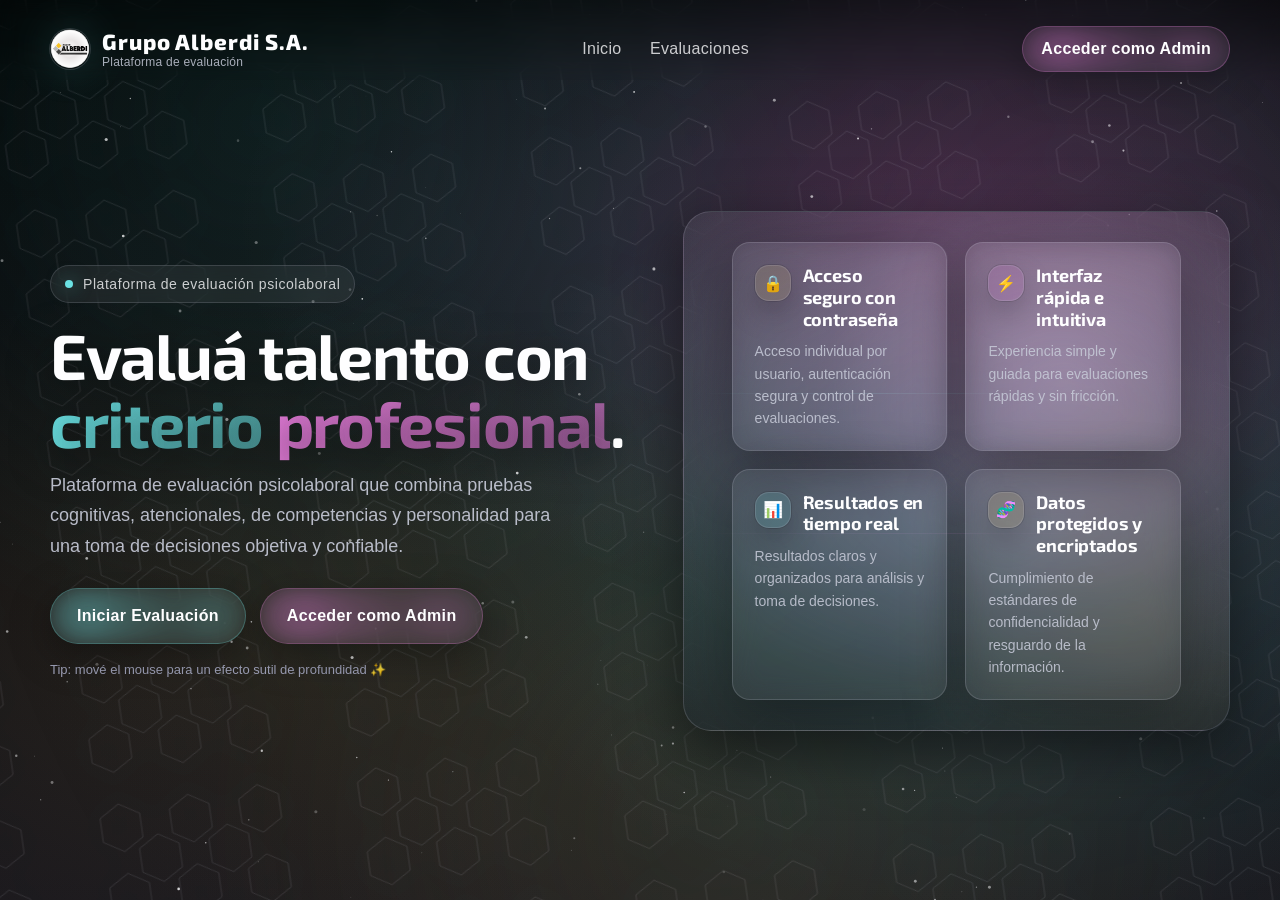
<file: mastery-pack-comodin-main/index.html>
<!doctype html>
<html lang="es">
<head>
  <meta charset="utf-8" />
  <meta name="viewport" content="width=device-width, initial-scale=1" />
  <title>Grupo Alberdi S.A. — Evaluá talento con criterio profesional</title>

  <!-- Favicon -->
  <link rel="icon" type="image/png" href="./img/favicon.png" sizes="32x32">
  <link rel="shortcut icon" href="./img/favicon.png" type="image/png">
  <link rel="apple-touch-icon" href="./img/favicon.png">

  <!-- EXO 2 (Títulos) -->
  <link rel="preconnect" href="https://fonts.googleapis.com">
  <link rel="preconnect" href="https://fonts.gstatic.com" crossorigin>
  <link href="https://fonts.googleapis.com/css2?family=Exo+2:wght@400;600;700;800&display=swap" rel="stylesheet">

  <style>
    :root{
      /* ✅ PALETA + EFECTOS (la primera referencia) */
      --c-black:#000000;
      --c-ink:#1a181d;
      --c-white:#fefeff;
      --c-pink:#e17bd7;
      --c-cyan:#6be1e3;
      --c-gold:#e4c76a;
      --c-slate:#a4a8c0;
      --c-mist:#c6c9d7;

      /* tipografías (primera referencia) */
      --font-title: "Exo 2", system-ui, -apple-system, Segoe UI, Roboto, Arial, sans-serif;
      --font-sub: "Futura", "Futura PT", "Avenir", "Trebuchet MS", "Segoe UI", Arial, sans-serif;

      /* layout */
      --container: 1180px;
      --radius-xl: 28px;
      --radius-lg: 18px;
      --shadow-soft: 0 18px 60px rgba(0,0,0,.55);
      --glass: rgba(254,254,255,.08);
      --glass2: rgba(254,254,255,.12);
      --stroke: rgba(198,201,215,.25);
    }

    *{box-sizing:border-box}
    html,body{height:100%}
    body{
      margin:0;
      color:var(--c-white);
      background: radial-gradient(1200px 700px at 70% 25%, rgba(225,123,215,.18), transparent 55%),
                  radial-gradient(1100px 700px at 80% 60%, rgba(107,225,227,.14), transparent 55%),
                  radial-gradient(900px 600px at 20% 70%, rgba(228,199,106,.10), transparent 60%),
                  linear-gradient(180deg, var(--c-black), var(--c-ink));
      font-family: var(--font-sub);
      overflow-x:hidden;
    }

    a{ color:inherit; text-decoration:none; }
    img{ max-width:100%; display:block; }

    /* Fondo extra (hex + haze) */
    .bg{
      position:fixed;
      inset:0;
      pointer-events:none;
      z-index:0;
    }
    .bg::before{
      content:"";
      position:absolute;
      inset:-10%;
      background:
        radial-gradient(circle at 25% 20%, rgba(107,225,227,.12), transparent 40%),
        radial-gradient(circle at 80% 35%, rgba(225,123,215,.12), transparent 38%),
        radial-gradient(circle at 55% 85%, rgba(228,199,106,.10), transparent 45%);
      filter: blur(18px);
      opacity:.95;
      transform: translateZ(0);
    }

    /* patrón hex con SVG embebido */
    .hex{
      position:absolute;
      inset:-20%;
      opacity:.16;
      filter: drop-shadow(0 0 12px rgba(107,225,227,.15));
      background-image: url("data:image/svg+xml,%3Csvg xmlns='http://www.w3.org/2000/svg' width='260' height='150' viewBox='0 0 260 150'%3E%3Cg fill='none' stroke='%23c6c9d7' stroke-opacity='0.85' stroke-width='1'%3E%3Cpath d='M50 20l20-12 20 12v24l-20 12-20-12z'/%3E%3Cpath d='M120 20l20-12 20 12v24l-20 12-20-12z'/%3E%3Cpath d='M190 20l20-12 20 12v24l-20 12-20-12z'/%3E%3Cpath d='M85 55l20-12 20 12v24l-20 12-20-12z'/%3E%3Cpath d='M155 55l20-12 20 12v24l-20 12-20-12z'/%3E%3Cpath d='M50 90l20-12 20 12v24l-20 12-20-12z'/%3E%3Cpath d='M120 90l20-12 20 12v24l-20 12-20-12z'/%3E%3Cpath d='M190 90l20-12 20 12v24l-20 12-20-12z'/%3E%3C/g%3E%3C/svg%3E");
      background-size: 260px 150px;
      background-repeat: repeat;
      transform: rotate(-8deg);
      mix-blend-mode: screen;
    }

    /* partículas en canvas */
    canvas#stars{
      position:absolute;
      inset:0;
      opacity:1;
    }

    /* layout */
    .wrap{
      position:relative;
      z-index:1;
      min-height:100%;
      display:flex;
      flex-direction:column;
    }

    /* =======================
       ✅ HEADER (estética ONE)
       Mantiene logo/nombre Grupo Alberdi S.A.
       ======================= */
    header{
      width:100%;
      padding:26px 22px 8px;
      position:sticky;
      top:0;
      z-index:5;
      background: linear-gradient(180deg, rgba(0,0,0,.35), transparent);
      backdrop-filter: blur(10px);
    }
    header.scrolled{
      background: rgba(0,0,0,.35);
      box-shadow: 0 10px 30px rgba(0,0,0,.35);
      border-bottom: 1px solid rgba(198,201,215,.10);
    }

    .nav{
      max-width: var(--container);
      margin:0 auto;
      display:flex;
      align-items:center;
      justify-content:space-between;
      gap:18px;
    }

    /* ✅ Logo + nombre (Grupo Alberdi S.A.) */
    .brand{
      display:flex;
      align-items:center;
      gap:12px;
      user-select:none;
    }
    .brand .mark{
      width:40px;height:40px;
      border-radius:999px;
      background-image: url('./img/comodin.png');
      background-size: cover;
      background-position:center;
      box-shadow: 0 0 0 1px rgba(198,201,215,.18), 0 0 40px rgba(107,225,227,.18);
      position:relative;
      overflow:hidden;
    }
    .brand .mark::after{
      content:"";
      position:absolute;
      inset:0;
      background: radial-gradient(circle at 30% 30%, rgba(254,254,255,.14), transparent 55%);
      pointer-events:none;
    }
    .brand .name{
      font-family: var(--font-title);
      letter-spacing:.04em;
      font-weight:800;
      font-size:22px;
      line-height:1.1;
    }
    .brand .sub{
      display:block;
      font-family: var(--font-sub);
      font-weight:500;
      font-size:12px;
      color: rgba(198,201,215,.85);
      letter-spacing:.02em;
      margin-top:2px;
    }

    nav a{
      color: rgba(254,254,255,.78);
      text-decoration:none;
      font-family: var(--font-sub);
      font-weight:500;
      letter-spacing:.02em;
      padding:10px 12px;
      border-radius:999px;
      transition: background .2s ease, color .2s ease;
    }
    nav a:hover{
      color: var(--c-white);
      background: rgba(254,254,255,.06);
    }

    /* botón header (link real) */
    .header-cta a.btn-link{
      position:relative;
      display:inline-flex;
      align-items:center;
      justify-content:center;
      gap:10px;
      min-height:46px;
      padding: 10px 18px;
      border-radius:999px;
      border:1px solid rgba(225,123,215,.35);
      color: var(--c-white);
      background: rgba(254,254,255,.06);
      backdrop-filter: blur(12px);
      box-shadow: 0 10px 40px rgba(0,0,0,.25);
      font-family: var(--font-sub);
      font-weight:600;
      letter-spacing:.02em;
      transition: transform .18s ease, background .18s ease, border-color .18s ease, box-shadow .18s ease;
      overflow:hidden;
      user-select:none;
    }
    .header-cta a.btn-link::before{
      content:"";
      position:absolute;
      inset:-2px;
      border-radius:999px;
      opacity:.75;
      filter: blur(10px);
      z-index:0;
      background: radial-gradient(circle at 20% 50%, rgba(225,123,215,.55), transparent 55%),
                  radial-gradient(circle at 80% 50%, rgba(225,123,215,.30), transparent 60%);
    }
    .header-cta a.btn-link > span{ position:relative; z-index:1; }
    .header-cta a.btn-link:hover{
      transform: translateY(-1px);
      border-color: rgba(198,201,215,.36);
      background: rgba(254,254,255,.085);
      box-shadow: 0 16px 55px rgba(0,0,0,.35);
    }

    /* =======================
       HERO
       ======================= */
    main{
      flex:1;
      width:100%;
      padding:22px 22px 60px;
      display:flex;
      align-items:center;
    }

    .hero{
      max-width: var(--container);
      margin:0 auto;
      width:100%;
      display:grid;
      grid-template-columns: 1.05fr .95fr;
      gap: 28px;
      align-items:center;
    }

    .copy{ padding:14px 0; }

    .eyebrow{
      display:inline-flex;
      align-items:center;
      gap:10px;
      padding:10px 14px;
      border-radius:999px;
      background: rgba(254,254,255,.06);
      border:1px solid rgba(198,201,215,.18);
      color: rgba(254,254,255,.78);
      font-size:14px;
      letter-spacing:.04em;
      backdrop-filter: blur(10px);
    }
    .dot{
      width:8px;height:8px;border-radius:999px;
      background: var(--c-cyan);
      box-shadow: 0 0 18px rgba(107,225,227,.55);
    }

    h1{
      font-family: var(--font-title);
      font-size: clamp(42px, 5vw, 66px);
      line-height: 1.05;
      margin: 18px 0 14px;
      letter-spacing:-.02em;
      text-shadow: 0 10px 40px rgba(0,0,0,.55);
    }
    .grad-cyan{
      background: linear-gradient(90deg, var(--c-cyan), rgba(107,225,227,.65));
      -webkit-background-clip:text;
      background-clip:text;
      color:transparent;
    }
    .grad-pink{
      background: linear-gradient(90deg, var(--c-pink), rgba(225,123,215,.65));
      -webkit-background-clip:text;
      background-clip:text;
      color:transparent;
    }

    .lead{
      max-width: 52ch;
      font-size: 18px;
      line-height: 1.7;
      color: rgba(198,201,215,.92);
      margin: 0 0 26px;
    }

    .cta{
      display:flex;
      gap:14px;
      flex-wrap:wrap;
      align-items:center;
    }

    /* ✅ Botones ONE (pero con funcionalidad real: navegación) */
    .btn{
      position:relative;
      display:inline-flex;
      align-items:center;
      justify-content:center;
      gap:10px;
      min-height:56px;
      padding: 14px 26px;
      border-radius:999px;
      border:1px solid rgba(198,201,215,.22);
      color: var(--c-white);
      background: rgba(254,254,255,.06);
      backdrop-filter: blur(12px);
      box-shadow: 0 10px 40px rgba(0,0,0,.35);
      cursor:pointer;
      font-family: var(--font-sub);
      font-weight:600;
      letter-spacing:.02em;
      transition: transform .18s ease, background .18s ease, border-color .18s ease, box-shadow .18s ease;
      overflow:hidden;
      user-select:none;
    }
    .btn:hover{
      transform: translateY(-1px);
      border-color: rgba(198,201,215,.36);
      background: rgba(254,254,255,.085);
      box-shadow: 0 16px 55px rgba(0,0,0,.45);
    }
    .btn:active{ transform: translateY(0px) scale(.99); }

    .btn.primary::before,
    .btn.secondary::before{
      content:"";
      position:absolute;
      inset:-2px;
      border-radius:999px;
      opacity:.75;
      filter: blur(10px);
      z-index:0;
      transform: translateZ(0);
    }
    .btn.primary::before{
      background: radial-gradient(circle at 20% 50%, rgba(107,225,227,.55), transparent 55%),
                  radial-gradient(circle at 80% 50%, rgba(107,225,227,.30), transparent 60%);
    }
    .btn.secondary::before{
      background: radial-gradient(circle at 20% 50%, rgba(225,123,215,.55), transparent 55%),
                  radial-gradient(circle at 80% 50%, rgba(225,123,215,.30), transparent 60%);
    }
    .btn > span{ position:relative; z-index:1; }
    .btn.primary{ border-color: rgba(107,225,227,.35); }
    .btn.secondary{ border-color: rgba(225,123,215,.35); }

    .hint{
      margin-top:18px;
      font-size:13px;
      color: rgba(164,168,192,.95);
    }

    /* =======================
       DERECHA: panel + recuadros (imagen)
       Paleta/efectos ONE
       ======================= */
    .visual{
      position:relative;
      min-height: 520px;
      border-radius: var(--radius-xl);
      overflow:hidden;
      display:flex;
      align-items:center;
      justify-content:center;
      box-shadow: var(--shadow-soft);
      background:
        radial-gradient(900px 600px at 70% 35%, rgba(225,123,215,.20), transparent 55%),
        radial-gradient(900px 600px at 45% 60%, rgba(107,225,227,.18), transparent 60%),
        linear-gradient(180deg, rgba(254,254,255,.06), rgba(26,24,29,.55));
      border: 1px solid rgba(198,201,215,.18);
      backdrop-filter: blur(16px);
      transform: translateZ(0);
    }

    .hud{
      position:absolute;
      inset:0;
      background:
        linear-gradient(to right, rgba(107,225,227,.0), rgba(107,225,227,.22), rgba(107,225,227,.0)) 10% 35% / 60% 1px no-repeat,
        linear-gradient(to right, rgba(225,123,215,.0), rgba(225,123,215,.18), rgba(225,123,215,.0)) 15% 62% / 70% 1px no-repeat,
        radial-gradient(circle at 85% 78%, rgba(228,199,106,.10), transparent 42%);
      opacity:.9;
      pointer-events:none;
      mix-blend-mode: screen;
    }

    .visual::after{
      content:"";
      position:absolute;
      inset:0;
      background: radial-gradient(circle at 70% 30%, rgba(254,254,255,.12), transparent 45%);
      pointer-events:none;
    }

    /* ✅ Recuadros (los que querés mantener) */
    .feature-grid{
      position:relative;
      z-index:1;
      width:min(640px, 92%);
      display:grid;
      grid-template-columns: repeat(2, minmax(0, 1fr));
      gap:18px;
      padding:26px;
    }

    .feature-card{
      border-radius: 18px;
      background: rgba(254,254,255,.06);
      border: 1px solid rgba(198,201,215,.20);
      box-shadow: 0 18px 60px rgba(0,0,0,.35);
      padding:22px 22px 20px;
      backdrop-filter: blur(14px);
      min-height: 140px;
      transition: transform .18s ease, background .18s ease, border-color .18s ease, box-shadow .18s ease;
    }
    .feature-card:hover{
      transform: translateY(-2px);
      background: rgba(254,254,255,.075);
      border-color: rgba(198,201,215,.32);
      box-shadow: 0 22px 70px rgba(0,0,0,.45);
    }

    .feature-top{
      display:flex;
      align-items:flex-start;
      gap:12px;
      margin-bottom:10px;
    }

    .feature-ico{
      width:36px;
      height:36px;
      border-radius: 14px;
      display:flex;
      align-items:center;
      justify-content:center;
      background: rgba(107,225,227,.14);
      border: 1px solid rgba(198,201,215,.18);
      box-shadow: 0 0 0 1px rgba(0,0,0,.12), 0 12px 30px rgba(0,0,0,.22);
      flex: 0 0 auto;
    }
    .feature-ico.pink{ background: rgba(225,123,215,.14); }
    .feature-ico.gold{ background: rgba(228,199,106,.14); }

    .feature-title{
      font-family: var(--font-title);
      font-weight:700;
      letter-spacing:-.01em;
      font-size:18px;
      line-height:1.2;
      margin:0;
    }
    .feature-text{
      margin:0;
      color: rgba(198,201,215,.88);
      font-size:14px;
      line-height:1.6;
    }

    /* Responsive */
    @media (max-width: 980px){
      .hero{ grid-template-columns: 1fr; }
      .visual{ min-height: 460px; }
      header{ padding-top: 18px; }
      .nav{ gap:12px; }
      .feature-grid{ width:min(720px, 96%); }
    }
    @media (max-width: 560px){
      nav{ display:none; }
      .eyebrow{ font-size: 13px; }
      .lead{ font-size: 16px; }
      .btn{ width: 100%; justify-content:center; }
      .feature-grid{ grid-template-columns: 1fr; padding:18px; }
      .brand .name{ font-size:18px; }
    }

    /* accesibilidad: reduce motion */
    @media (prefers-reduced-motion: reduce){
      .btn, nav a, .feature-card { transition:none !important; }
    }
  </style>
</head>

<body>
  <div class="bg" aria-hidden="true">
    <canvas id="stars"></canvas>
    <div class="hex"></div>
  </div>

  <div class="wrap">
    <header id="header">
      <div class="nav">
        <div class="brand" aria-label="Marca Grupo Alberdi S.A.">
          <div class="mark" aria-hidden="true"></div>
          <div>
            <div class="name">Grupo Alberdi S.A.</div>
            <span class="sub">Plataforma de evaluación</span>
          </div>
        </div>

        <nav aria-label="Navegación principal">
          <a href="#inicio">Inicio</a>
          <a href="usuarios.html">Evaluaciones</a>
        </nav>

        <div class="header-cta">
          <a class="btn-link" href="dashboard.html"><span>Acceder como Admin</span></a>
        </div>
      </div>
    </header>

    <main id="inicio">
      <section class="hero">
        <div class="copy">
          <div class="eyebrow">
            <span class="dot" aria-hidden="true"></span>
            Plataforma de evaluación psicolaboral
          </div>

          <h1>
            Evaluá talento con<br />
            <span class="grad-cyan">criterio</span> <span class="grad-pink">profesional</span>.
          </h1>

          <p class="lead">
            Plataforma de evaluación psicolaboral que combina pruebas cognitivas, atencionales,
            de competencias y personalidad para una toma de decisiones objetiva y confiable.
          </p>

          <!-- ✅ Funcionalidad: navega a las páginas reales -->
          <div class="cta">
            <a class="btn primary" id="btnStart" href="usuarios.html"><span>Iniciar Evaluación</span></a>
            <a class="btn secondary" id="btnAdmin" href="dashboard.html"><span>Acceder como Admin</span></a>
          </div>

          <div class="hint" id="evaluaciones">
            Tip: mové el mouse para un efecto sutil de profundidad ✨
          </div>
        </div>

        <!-- ✅ Panel derecho con recuadros (imagen) -->
        <div class="visual" id="visual">
          <div class="hud" aria-hidden="true"></div>

          <div class="feature-grid" id="featureGrid">
            <article class="feature-card">
              <div class="feature-top">
                <div class="feature-ico gold" aria-hidden="true">🔒</div>
                <h3 class="feature-title">Acceso seguro con contraseña</h3>
              </div>
              <p class="feature-text">
                Acceso individual por usuario, autenticación segura y control de evaluaciones.
              </p>
            </article>

            <article class="feature-card">
              <div class="feature-top">
                <div class="feature-ico pink" aria-hidden="true">⚡</div>
                <h3 class="feature-title">Interfaz rápida e intuitiva</h3>
              </div>
              <p class="feature-text">
                Experiencia simple y guiada para evaluaciones rápidas y sin fricción.
              </p>
            </article>

            <article class="feature-card">
              <div class="feature-top">
                <div class="feature-ico" aria-hidden="true">📊</div>
                <h3 class="feature-title">Resultados en tiempo real</h3>
              </div>
              <p class="feature-text">
                Resultados claros y organizados para análisis y toma de decisiones.
              </p>
            </article>

            <article class="feature-card">
              <div class="feature-top">
                <div class="feature-ico gold" aria-hidden="true">🧬</div>
                <h3 class="feature-title">Datos protegidos y encriptados</h3>
              </div>
              <p class="feature-text">
                Cumplimiento de estándares de confidencialidad y resguardo de la información.
              </p>
            </article>
          </div>
        </div>
      </section>
    </main>
  </div>

  <script>
    document.addEventListener('DOMContentLoaded', () => {
      // ====== Header "scrolled" ======
      const header = document.getElementById('header');
      const onScroll = () => {
        if (window.scrollY > 10) header.classList.add('scrolled');
        else header.classList.remove('scrolled');
      };
      onScroll();
      window.addEventListener('scroll', onScroll, { passive: true });

      // ====== Partículas "estrellas" ======
      const canvas = document.getElementById('stars');
      const ctx = canvas.getContext('2d', { alpha: true });

      let W = 0, H = 0, DPR = Math.min(window.devicePixelRatio || 1, 2);
      let stars = [];
      const STAR_COUNT_BASE = 120;

      function resize(){
        W = window.innerWidth;
        H = window.innerHeight;
        DPR = Math.min(window.devicePixelRatio || 1, 2);
        canvas.width = Math.floor(W * DPR);
        canvas.height = Math.floor(H * DPR);
        canvas.style.width = W + 'px';
        canvas.style.height = H + 'px';
        ctx.setTransform(DPR, 0, 0, DPR, 0, 0);

        const count = Math.floor(STAR_COUNT_BASE * (W * H) / (1200 * 700));
        stars = Array.from({length: Math.max(90, Math.min(220, count))}, () => ({
          x: Math.random()*W,
          y: Math.random()*H,
          r: Math.random()*1.35 + 0.25,
          a: Math.random()*0.6 + 0.15,
          vx: (Math.random()-0.5)*0.06,
          vy: (Math.random()-0.5)*0.06,
          tw: Math.random()*0.012 + 0.003
        }));
      }

      function draw(){
        ctx.clearRect(0, 0, W, H);

        // glow haze (misma estética ONE)
        const g = ctx.createRadialGradient(W*0.75, H*0.35, 0, W*0.75, H*0.35, Math.max(W,H)*0.8);
        g.addColorStop(0, 'rgba(225,123,215,0.10)');
        g.addColorStop(0.35, 'rgba(107,225,227,0.08)');
        g.addColorStop(1, 'rgba(0,0,0,0)');
        ctx.fillStyle = g;
        ctx.fillRect(0,0,W,H);

        for(const s of stars){
          s.x += s.vx;
          s.y += s.vy;
          if(s.x < -10) s.x = W + 10;
          if(s.x > W + 10) s.x = -10;
          if(s.y < -10) s.y = H + 10;
          if(s.y > H + 10) s.y = -10;

          s.a += Math.sin((s.x + s.y) * 0.002) * s.tw;
          const alpha = Math.max(0.08, Math.min(0.85, s.a));

          ctx.beginPath();
          ctx.arc(s.x, s.y, s.r, 0, Math.PI*2);
          ctx.fillStyle = `rgba(254,254,255,${alpha})`;
          ctx.fill();
        }

        requestAnimationFrame(draw);
      }

      // ====== Parallax suave en el bloque visual ======
      const visual = document.getElementById('visual');
      const grid = document.getElementById('featureGrid');
      let mx = 0, my = 0;
      let tx = 0, ty = 0;

      function onMove(e){
        const rect = visual.getBoundingClientRect();
        const x = (e.clientX - rect.left) / rect.width;
        const y = (e.clientY - rect.top) / rect.height;
        mx = (x - 0.5);
        my = (y - 0.5);
      }

      function animateParallax(){
        tx += (mx - tx) * 0.06;
        ty += (my - ty) * 0.06;

        visual.style.transform = `translate(${tx*4}px, ${ty*4}px)`;
        if(grid) grid.style.transform = `translate(${tx*10}px, ${ty*8}px)`;

        requestAnimationFrame(animateParallax);
      }

      // Init
      resize();
      draw();
      animateParallax();

      // listeners
      window.addEventListener('resize', resize);
      visual.addEventListener('mousemove', onMove);
      visual.addEventListener('mouseleave', () => { mx = 0; my = 0; });
    });
  </script>
</body>
</html>
</file>
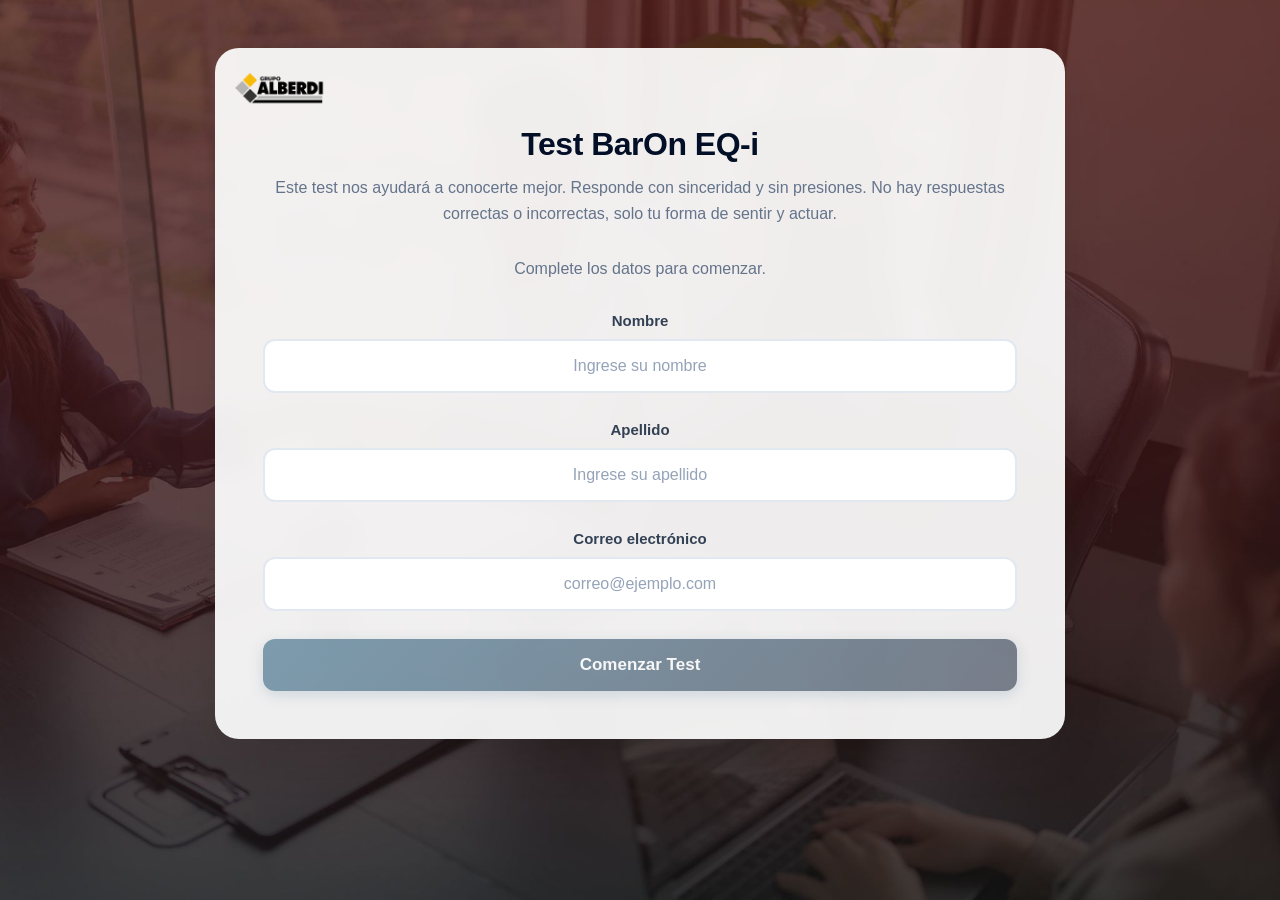
<file: mastery-pack-comodin-main/tests/baron-eqi/index.html>
<!DOCTYPE html>
<html lang="es">

<head>
  <meta charset="UTF-8" />
  <meta name="viewport" content="width=device-width, initial-scale=1.0" />
  <title>Test Bar-On EQ-i (Versión Completa)</title>
  <style>
    * {
      margin: 0;
      padding: 0;
      box-sizing: border-box;
    }

    html,
    body {
      height: 100%;
      margin: 0;
    }

    body {
      font-family: -apple-system, BlinkMacSystemFont, "Segoe UI", "Roboto", "Oxygen", "Ubuntu", "Cantarell", sans-serif;
      min-height: 100vh;
      padding: 24px;
      overflow: auto;
      background-image: url(../../img/fondo-escencial.jpg);
      background-position: center;
      background-repeat: no-repeat;
      background-size: cover;
      background-attachment: fixed;
    }

    .container {
      width: min(850px, 100% - 48px);
      margin: 24px auto;
      background: rgba(255, 255, 255, 0.92);
      backdrop-filter: blur(10px);
      border-radius: 24px;
      box-shadow: 0 25px 50px -12px rgba(0, 0, 0, 0.15);
      padding: 48px;
      position: relative;
    }

    h1 {
      color: #020f27;
      font-size: 32px;
      font-weight: 700;
      margin-bottom: 12px;
      text-align: center;
      letter-spacing: -0.5px;
      margin-top: 30px;
    }

    h2 {
      color: #020f27;
      font-size: 26px;
      font-weight: 700;
      margin-bottom: 20px;
      text-align: center;
      letter-spacing: -0.3px;
    }

    .subtitle {
      color: #64748b;
      text-align: center;
      margin-bottom: 30px;
      margin-top: 10px;
      font-size: 16px;
      line-height: 1.6;
    }

    .form-group {
      margin-bottom: 28px;
    }

    label {
      display: block;
      color: #334155;
      font-weight: 600;
      margin-bottom: 10px;
      text-align: center;
      font-size: 15px;
    }

    input[type="text"],
    input[type="email"] {
      width: 100%;
      padding: 16px 20px;
      border: 2px solid #e2e8f0;
      border-radius: 12px;
      font-size: 16px;
      transition: all 0.3s ease;
      background: #fff;
      text-align: center;
    }

    input[type="text"]:focus,
    input[type="email"]:focus {
      outline: none;
      border-color: #0b4a6e;
      box-shadow: 0 0 0 4px rgba(11, 74, 110, 0.1);
      transform: translateY(-2px);
    }

    input::placeholder {
      color: #94a3b8;
    }

    .btn {
      width: 100%;
      padding: 16px 32px;
      border: none;
      border-radius: 12px;
      font-size: 17px;
      font-weight: 600;
      cursor: pointer;
      transition: all 0.3s ease;
      color: #fff;
      background: linear-gradient(135deg, #0b4a6e 0%, #020f27 100%);
      box-shadow: 0 4px 15px rgba(11, 74, 110, 0.3);
      position: relative;
      overflow: hidden;
    }

    .btn::before {
      content: "";
      position: absolute;
      top: 0;
      left: -100%;
      width: 100%;
      height: 100%;
      background: linear-gradient(90deg, transparent, rgba(255, 255, 255, 0.2), transparent);
      transition: left 0.5s;
    }

    .btn:hover:not(:disabled)::before {
      left: 100%;
    }

    .btn:hover:not(:disabled) {
      transform: translateY(-3px);
      box-shadow: 0 8px 25px rgba(11, 74, 110, 0.4);
    }

    .btn:active:not(:disabled) {
      transform: translateY(-1px);
    }

    .btn:disabled {
      opacity: 0.5;
      cursor: not-allowed;
      transform: none;
    }

    .logo {
      position: absolute;
      top: 24px;
      left: 24px;
      height: 64px;
      width: auto;
    }

    .hidden {
      display: none !important;
    }

    .progress-bar {
      width: 100%;
      height: 10px;
      background: linear-gradient(90deg, #e2e8f0 0%, #cbd5e1 100%);
      border-radius: 10px;
      overflow: hidden;
      margin-bottom: 24px;
      box-shadow: inset 0 2px 4px rgba(0, 0, 0, 0.05);
    }

    .progress-fill {
      height: 100%;
      background: linear-gradient(90deg, #0b4a6e 0%, #020f27 100%);
      transition: width 0.4s ease;
      border-radius: 10px;
      box-shadow: 0 0 10px rgba(11, 74, 110, 0.3);
    }

    .progress-text {
      display: flex;
      justify-content: space-between;
      color: #64748b;
      font-size: 14px;
      margin-bottom: 12px;
      font-weight: 600;
    }

    .section-title {
      font-size: 22px;
      color: #020f27;
      font-weight: 700;
      margin-bottom: 5px;
      text-align: center;
      padding-bottom: 16px;
    }

    .instructions {
      background: linear-gradient(135deg, #f1f5f9 0%, #e2e8f0 100%);
      padding: 24px;
      border-radius: 16px;
      margin-bottom: 24px;
      border-left: 4px solid #0b4a6e;
      text-align: center;
    }

    .instructions p {
      color: #475569;
      font-size: 15px;
      line-height: 1.8;
      margin-bottom: 12px;
    }

    .instructions p:last-child {
      margin-bottom: 0;
    }

    .question-item {
      background: linear-gradient(135deg, #fff 0%, #f8fafc 100%);
      padding: 24px;
      border-radius: 16px;
      margin-bottom: 20px;
      box-shadow: 0 4px 20px rgba(0, 0, 0, 0.05);
      border: 1px solid #e2e8f0;
    }

    .question-text {
      font-size: 16px;
      color: #020f27;
      margin-bottom: 16px;
      font-weight: 500;
      line-height: 1.5;
    }

    .likert-scale {
      display: flex;
      justify-content: space-between;
      gap: 8px;
      flex-wrap: wrap;
    }

    .likert-option {
      flex: 1;
      min-width: 90px;
      text-align: center;
    }

    .likert-option input[type="radio"] {
      display: none;
    }

    .likert-option label {
      display: block;
      padding: 12px 8px;
      border: 2px solid #e2e8f0;
      border-radius: 10px;
      cursor: pointer;
      transition: all 0.3s ease;
      background: #fff;
      font-size: 13px;
      font-weight: 700;
      color: #64748b;
      line-height: 1.15;
      text-align: center;
      min-height: 46px;
      display: grid;
      place-items: center;
    }

    .likert-option input[type="radio"]:checked+label {
      background: linear-gradient(135deg, #0b4a6e 0%, #020f27 100%);
      color: #fff;
      border-color: #020f27;
      transform: translateY(-2px);
      box-shadow: 0 4px 15px rgba(11, 74, 110, 0.3);
    }

    .likert-option label:hover {
      border-color: #0b4a6e;
      transform: translateY(-2px);
    }

    .navigation-buttons {
      display: flex;
      gap: 16px;
      margin-top: 32px;
    }

    .navigation-buttons button {
      flex: 1;
    }

    .global-index {
      background: linear-gradient(135deg, #0b4a6e 0%, #020f27 100%);
      color: #fff;
      padding: 32px;
      border-radius: 16px;
      margin: 24px 0;
      text-align: center;
      box-shadow: 0 8px 25px rgba(11, 74, 110, 0.4);
    }

    .global-index-title {
      font-size: 18px;
      margin-bottom: 12px;
      opacity: 0.9;
    }

    .global-index-score {
      font-size: 44px;
      font-weight: 800;
      margin-bottom: 6px;
    }

    .global-index-classification {
      font-size: 18px;
      font-weight: 700;
      opacity: 0.95;
    }

    .coherence-flag {
      background: #fef3c7;
      border-left: 4px solid #f59e0b;
      padding: 16px;
      border-radius: 12px;
      margin-top: 16px;
    }

    .coherence-flag p {
      color: #92400e;
      font-size: 14px;
      font-weight: 700;
      line-height: 1.6;
    }

    .dimension-list {
      display: flex;
      flex-direction: column;
      gap: 14px;
      margin-top: 10px;
    }

    .dimension-row {
      display: flex;
      align-items: center;
      gap: 14px;
    }

    .dimension-label {
      min-width: 260px;
      font-weight: 700;
      color: #020f27;
      font-size: 14px;
    }

    .dimension-bar-wrapper {
      flex: 1;
      background: #e2e8f0;
      border-radius: 9999px;
      height: 16px;
      overflow: hidden;
    }

    .dimension-bar-fill {
      height: 100%;
      background: linear-gradient(90deg, #0b4a6e 0%, #020f27 100%);
      border-radius: 9999px;
    }

    .dimension-score-small {
      width: 58px;
      text-align: right;
      font-weight: 800;
      color: #64748b;
      font-size: 13px;
    }

    .dimension-card {
      background: linear-gradient(135deg, #fff 0%, #f8fafc 100%);
      padding: 24px;
      border-radius: 16px;
      margin-bottom: 18px;
      box-shadow: 0 4px 20px rgba(0, 0, 0, 0.05);
      border: 1px solid #e2e8f0;
    }

    .dimension-name {
      font-size: 18px;
      font-weight: 800;
      color: #020f27;
      margin-bottom: 10px;
    }

    .dimension-score {
      font-size: 34px;
      font-weight: 900;
      color: #0b4a6e;
      margin-bottom: 6px;
    }

    .dimension-classification {
      font-size: 14px;
      color: #64748b;
      font-weight: 800;
      margin-bottom: 14px;
    }

    .report-section {
      margin-top: 14px;
      padding-top: 14px;
      border-top: 2px solid #e2e8f0;
    }

    .report-title {
      font-size: 14px;
      font-weight: 900;
      color: #020f27;
      margin-bottom: 10px;
    }

    .report-content {
      font-size: 14px;
      color: #475569;
      line-height: 1.75;
    }

    @media (max-width: 768px) {
      .container {
        padding: 24px;
      }

      h1 {
        font-size: 24px;
      }

      h2 {
        font-size: 20px;
      }

      .navigation-buttons {
        flex-direction: column;
      }

      .likert-scale {
        display: grid;
        grid-template-columns: repeat(2, 1fr);
        gap: 8px;
      }

      .likert-option {
        min-width: 0;
      }

      .dimension-label {
        min-width: 160px;
      }
    }

    .logo {
      height: 48px;
      top: 16px;
      left: 16px;
    }
  </style>
</head>

<body>
  <div class="container">
    <img src="../../img/escencial-logo.png" alt="Escencial Consultora" class="logo" />

    <!-- REGISTRO -->
    <div id="registrationScreen">
      <h1>Test BarOn EQ-i </h1>
      <p class="subtitle">
        Este test nos ayudará a conocerte mejor. Responde con sinceridad y sin presiones.
        No hay respuestas correctas o incorrectas, solo tu forma de sentir y actuar.<br />
      </p>
      <p class="subtitle"> Complete los datos para comenzar.</p>



      <div class="form-group">
        <label for="userName">Nombre</label>
        <input type="text" id="userName" placeholder="Ingrese su nombre" />
      </div>
      <div class="form-group">
        <label for="userLastName">Apellido</label>
        <input type="text" id="userLastName" placeholder="Ingrese su apellido" />
      </div>
      <div class="form-group">
        <label for="userEmail">Correo electrónico</label>
        <input type="email" id="userEmail" placeholder="correo@ejemplo.com" />
      </div>

      <button class="btn" id="startBtn" disabled>Comenzar Test</button>
    </div>

    <!-- TEST -->
    <div id="testScreen" class="hidden">
      <div class="progress-text">
        <span id="pageIndicator">Sección 1</span>
        <span id="progressPercent">0%</span>
      </div>
      <div class="progress-bar">
        <div class="progress-fill" id="progressFill"></div>
      </div>

      <div class="instructions">
        <p><strong>Instrucciones</strong></p>
        <p>Responda cada afirmación eligiendo una sola alternativa.</p>
        <p><strong>Escala:</strong> Nunca · Pocas veces · A veces · Muchas veces · Siempre </p>
      </div>

      <div id="sectionContainer"></div>

      <div class="navigation-buttons">
        <button class="btn" id="prevBtn" disabled>Anterior</button>
        <button class="btn" id="nextBtn" disabled>Siguiente</button>
      </div>
    </div>

    <!-- RESULTADOS -->
    <!-- CONFIRMACIÓN -->
    <div id="resultsScreen" class="hidden">
      <h1>Respuestas enviadas</h1>

      <div class="global-index" style="margin-top:18px;">
        <div class="global-index-title">✅ Listo</div>
        <div class="global-index-score" style="font-size:22px;font-weight:800;">
          Hemos registrado tus respuestas correctamente.
        </div>
        <div class="global-index-classification" style="font-size:14px;font-weight:600;opacity:.95;">
          Puedes cerrar esta ventana.
        </div>
      </div>

      <div id="finalDynamicArea" style="margin-top:16px;"></div>
    </div>
  </div>

  <script type="module">
    import { incrementCountAndRenderRetry, getStoredEmail } from "../../js/helpers/finalActions.js";
    // ================== DATOS ==================
    const likert = [
      { label: "Nunca", value: 2 },
      { label: "Pocas veces", value: 3 },
      { label: "A veces", value: 4 },
      { label: "Muchas veces", value: 5 },
      { label: "Siempre", value: 6 },
    ];

    // Ítems (1–133) tal como fueron proporcionados
    const items = [
      "Para superar las dificultades que se me presentan actuó paso a paso",
      "Es duro para mi disfrutar la vida",
      "Prefiero un trabajo en el que se me diga casi todo lo que tengo que hacer",
      "Sé cómo enfrentar los problemas más desagradables",
      "Me agradan las personas que conozco",
      "Trato de valorar y darle el mejor sentido a mi vida",
      "Me resulta relativamente fácil expresar mis sentimientos",
      "Trato de ser realista, no me gusta fantasear ni soñar despierto",
      "Reconozco con facilidad mis emociones",
      "Soy incapaz de demostrar afecto",
      "Me siento seguro de mí mismo en la mayoría de situaciones",
      "Tengo la sensación que algo no está bien en mi cabeza",
      "Tengo problemas para controlarme cuando me enojo",
      "Me resulta difícil comenzar cosas nuevas",
      "Cuando enfrento una situación difícil me gusta reunir toda la información que pueda sobre ella",
      "Me gusta ayudar a la gente",
      "Me es difícil sonreír",
      "Soy incapaz de comprender como se sienten los demás",
      "Cuando trabajo. Tiendo a confiar más en sus ideas que en las mías",
      "Creo que puedo controlarme en situaciones muy difíciles",
      "No sé para que soy bueno",
      "Soy incapaz de expresar mis ideas",
      "Me es difícil compartir mis sentimientos más íntimos con los demás",
      "Me falta confianza en mí mismo",
      "Creo que he perdido la cabeza",
      "Soy optimista en la mayoría de las cosas que hago",
      "Cuando comienzo a hablar me resulta difícil detenerme",
      "En general, me resulta difícil adaptarme",
      "Me gusta tener una visión general de un problema antes de intentar solucionarlo",
      "No me molesta aprovecharme de los demás, especialmente si se lo merecen",
      "Soy una persona bastante alegre y optimista",
      "Prefiero que otros tomen decisiones por mi",
      "Puedo manejar situaciones de estrés, sin ponerme demasiado nervioso",
      "Pienso bien de las personas",
      "Me es difícil entender como me siento",
      "He logrado muy poco en los últimos años",
      "Cuando estoy enojado con alguien se lo puedo decir",
      "He tenido experiencia extrañas que no puedo explicar",
      "Me resulta fácil hacer amigos",
      "Me tengo mucho respeto",
      "Hago cosas muy raras",
      "Soy impulsivo y eso me trae problemas",
      "Me resulta difícil cambiar de opinión",
      "Soy bueno para comprender los sentimientos de las personas",
      "Lo primero que hago cuando tengo un problema es detenerme a pensar",
      "A la gente de resulta difícil confiar en mi",
      "Estoy contento con mi vida",
      "Me resulta difícil tomar decisiones por mi mismo",
      "No puedo soportar el estrés",
      "No hago nada malo en mi vida",
      "No disfruto lo que hago",
      "Me resulta difícil expresar mis sentimientos más íntimos",
      "La gente no comprende mi manera de pensar",
      "Generalmente espero lo mejor",
      "Mis amigos me confían sus intimidades",
      "Mo me siento bien conmigo mismo",
      "Percibo cosas extrañas que los demás no ven",
      "La gente me dice que baje el tono de voz cuando discuto",
      "Me resulta fácil adaptarme a situaciones nuevas",
      "Cuando intento resolver un problema analizo todas las posibles soluciones y luego escojo la que considero mejor",
      "Me detendría y ayudaría a un niño que llora por encontrar a sus padres, aun cuando tuviese algo que hacer en ese momento",
      "Soy una persona divertida",
      "Soy consciente de cómo me siento",
      "Siento que me resulta difícil controlar mi ansiedad",
      "Nada me perturba",
      "No me entusiasman mucho mis intereses",
      "Cuando estoy en desacuerdo con alguien soy capaz de decírselo",
      "Tengo tendencia a fantasear y a perder el contacto con lo que ocurre a mi alrededor",
      "Me es difícil llevarme con los demás",
      "Me resulta difícil aceptarme como soy",
      "Me siento como si estuviera separado de mi cuerpo",
      "Me importa lo que puede sucederle a los demás",
      "Soy impaciente",
      "Puedo cambiar mis viejas costumbres",
      "Me resulta difícil escoger la mejor solución cuando tengo que resolver un problema",
      "Si pudiera violar la ley sin pagar las consecuencias, lo haría en determinadas situaciones",
      "Me deprimo",
      "Sé cómo mantener la calma en situaciones difíciles",
      "Yo no mentido en mi vida",
      "En general me siento motivado para continuar adelante, incluso cuando las cosas se ponen difíciles",
      "Trato de continuar y desarrollar aquellas cosas que me divierten",
      "Me resulta difícil decir “no” aunque tenga el deseo de hacerlo",
      "Me dejo llevar por mis imaginación y mis fantasías",
      "Mis relaciones más cercanas significan mucho, tanto para mí como para mis amigos",
      "Me siento feliz con el tipo de persona que soy",
      "Tengo reacciones fuertes, intensas que son difíciles de controlar",
      "En general, me resulta difícil realizar cambien en mi vida cotidiana",
      "Soy consciente de lo que me está pasando, aun cuando estoy alterado",
      "Para poder resolver una situación que se presenta, analizo todas las posibilidades existentes",
      "Soy capaz de respetar a los demás",
      "No estoy muy contento con mi vida",
      "Prefiero seguir otros que ser líder",
      "Me resulta difícil enfrentar las cosas desagradables de la vida",
      "Yo no he violado ningún tipo de ley",
      "Disfruto de las cosas que me interesan",
      "Me resulta relativamente difícil decirle a la gente lo que pienso",
      "Tiendo a exagerar",
      "Soy sensible a los sentimientos de las personas",
      "Mantengo buenas relaciones con los demás",
      "Estoy contento con mi cuerpo",
      "Soy una persona muy extraña",
      "Soy impulsivo",
      "Me resulta difícil cambiar mis costumbres",
      "Considero que es muy importante ser un ciudadano que respeta la ley",
      "Disfruto las vacaciones y los fines de semana",
      "En general tengo una actitud positiva para todos, aun cuando surgen problemas",
      "Tengo tendencia a depender de otros",
      "Creo en mi capacidad para manejar los problemas más difíciles",
      "No me siento avergonzado por nada de lo que haya hecho",
      "Trato de aprovechar al máximo las cosas que me gustan y me divierten",
      "Los demás piensan que no me hago valor, que me falta firmeza",
      "Soy capaz de dejar de fantasear para volver a ponerme en contacto con la realidad",
      "Los demás opinan que soy una persona sociable",
      "Estoy contento con la forma en que me veo",
      "Tengo pensamientos extraños que los demás no logran entender",
      "Me es difícil describir lo que siento",
      "Tengo mal carácter",
      "Por lo general, me trabo cuando pienso acerca de las diferentes maneras de resolver un problema",
      "Me es difícil ver sufrir a la gente",
      "Me gusta divertirme",
      "Me parece que necesito de los demás más de lo que ellos me necesitan",
      "Me pongo ansioso",
      "Yo no tengo días malos",
      "Intento no herir los sentimientos de los demás",
      "No tengo una buena idea de lo que quiero en la vida",
      "Me es difícil hacer valer mis derechos",
      "Es duro para mi ser realista",
      "No mantengo relación con mis amistades",
      "Haciendo un balance de mis puntos positivos y negativos me siento bien conmigo mismo",
      "Tengo una tendencia a explotar de cólera fácilmente",
      "Si me viera obligado a dejar mi casa actual, me sería difícil adaptarme nuevamente",
      "En general, cuando comienzo algo nuevo tengo la sensación que voy a fracasar",
      "He respondido sincera y honestamente las frases anteriores"
    ];

    // ================== ESTRUCTURA DE SECCIONES ==================
    const CHUNK = 10; // ítems por página
    function buildSections() {
      const arr = [];
      for (let i = 0; i < items.length; i += CHUNK) {
        arr.push({ start: i, end: Math.min(i + CHUNK, items.length) });
      }
      return arr;
    }
    const sections = buildSections();

    // ================== ESTADO ==================
    let userName = "", userLastName = "", userEmail = "";
    let currentSection = 0;
    // answers: { 1: 2..6, 2: 2..6, ... } (ítems 1-based)
    let answers = {};

    // ================== UI INICIO ==================
    const nameInput = document.getElementById("userName");
    const lastNameInput = document.getElementById("userLastName");
    const emailInput = document.getElementById("userEmail");
    const startBtn = document.getElementById("startBtn");

    function emailOk(v) { return /^[^\s@]+@[^\s@]+\.[^\s@]+$/.test(v); }
    function updateStartState() {
      startBtn.disabled = !(nameInput.value.trim() && lastNameInput.value.trim() && emailOk(emailInput.value.trim()));
    }
    nameInput.addEventListener("input", updateStartState);
    lastNameInput.addEventListener("input", updateStartState);
    emailInput.addEventListener("input", updateStartState);

    startBtn.addEventListener("click", startTest);
    document.getElementById("prevBtn").addEventListener("click", previousSection);
    document.getElementById("nextBtn").addEventListener("click", nextSection);


    function startTest() {
      userName = nameInput.value.trim();
      userLastName = lastNameInput.value.trim();
      userEmail = emailInput.value.trim();
      document.getElementById("registrationScreen").classList.add("hidden");
      document.getElementById("testScreen").classList.remove("hidden");
      renderSection();
    }

    // ================== RENDER ==================
    function renderSection() {
      const s = sections[currentSection];
      const container = document.getElementById("sectionContainer");

      container.innerHTML = `
        <div class="section-title">Ítems ${s.start + 1} – ${s.end}</div>
        ${items.slice(s.start, s.end).map((txt, idx) => {
        const itemNumber = s.start + idx + 1; // 1-based
        const group = `q_${itemNumber}`;
        return `
            <div class="question-item">
              <div class="question-text">${itemNumber}. ${txt}</div>
              <div class="likert-scale">
                ${likert.map(opt => `
                  <div class="likert-option">
                    <input type="radio"
                      id="${group}_${opt.value}"
                      name="${group}"
                      value="${opt.value}"
                      ${answers[itemNumber] == opt.value ? "checked" : ""}
                      onchange="saveAnswer(${itemNumber}, ${opt.value})"
                    />
                    <label for="${group}_${opt.value}">${opt.label}</label>
                  </div>
                `).join("")}
              </div>
            </div>
          `;
      }).join("")}
      `;

      updateProgress();
      updateNavigationButtons();
    }

    function saveAnswer(itemNumber, value) {
      answers[itemNumber] = value;
      updateNavigationButtons();
    }
    window.saveAnswer = saveAnswer;

    function isSectionComplete() {
      const s = sections[currentSection];
      for (let i = s.start + 1; i <= s.end; i++) {
        if (!(i in answers)) return false;
      }
      return true;
    }

    function updateNavigationButtons() {
      document.getElementById("prevBtn").disabled = currentSection === 0;
      const next = document.getElementById("nextBtn");
      next.disabled = !isSectionComplete();
      next.textContent = (currentSection === sections.length - 1) ? "Calcular resultados" : "Siguiente";
    }

    function updateProgress() {
      const total = sections.length;
      const p = ((currentSection + 1) / total) * 100;
      document.getElementById("progressFill").style.width = p + "%";
      document.getElementById("progressPercent").textContent = Math.round(p) + "%";
      document.getElementById("pageIndicator").textContent = `Sección ${currentSection + 1} de ${total}`;
    }

    function previousSection() {
      if (currentSection > 0) {
        currentSection--;
        renderSection();
        window.scrollTo({ top: 0, behavior: "smooth" });
      }
    }

    function nextSection() {
      if (currentSection < sections.length - 1) {
        currentSection++;
        renderSection();
        window.scrollTo({ top: 0, behavior: "smooth" });
      } else {
        calculateResults();
      }
    }

    // ================== CÁLCULOS (según tu manual) ==================
    // Helper: suma de ítems por número (1-based)
    function sumItems(itemNums) {
      return itemNums.reduce((acc, n) => acc + (parseFloat(answers[n]) || 0), 0);
    }

    // Normalización a 0–100 para comparación (min=2, max=6 por ítem)
    function toPct(raw, nItems) {
      const min = nItems * 2;
      const max = nItems * 6;
      const pct = ((raw - min) / (max - min)) * 100;
      return Math.max(0, Math.min(100, pct));
    }

    // Clasificación según umbrales del manual (usando puntaje 0–100)
    function classifyLevel(pct) {
      if (pct >= 100) return "ALTO";
      if (pct >= 70) return "MEDIO";
      if (pct >= 25) return "BAJO";
      return "MUY BAJO";
    }

    // Textos de interpretación (los que compartiste)
    const interpretations = {
      AC: {
        ALTO: { text: "Sentimientos plenos y satisfechos consigo mismo: aceptan aspectos positivos y negativos de sí mismos, sus limitaciones y posibilidades.", estado: "APTO" },
        MEDIO: { text: "Moderada manejo de sentimientos plenos y satisfechos consigo mismo; tienden a aceptarse en relación a aspectos positivos y negativos de sí mismos, limitaciones y posibilidades.", estado: "APTO CON SUPERVISION" },
        BAJO: { text: "Inadecuada capacidad para aceptarse a sí mismo, sentimientos de inferioridad.", estado: "NO APTO" },
        "MUY BAJO": { text: "Inadecuada capacidad para aceptarse a sí mismo, sentimientos de inferioridad.", estado: "NO APTO" }
      },
      AR: {
        ALTO: { text: "Muy buena capacidad de desarrollar su potencial, comprometidos en proyectos que conducen a una vida significativa, valiosa y plena. Saben sus metas.", estado: "APTO" },
        MEDIO: { text: "Moderada capacidad de desarrollar su potencial, tienden a comprometerse en proyectos que conducen a una vida significativa, valiosa y plena, pero no siempre cumplen sus metas.", estado: "APTO CON SUPERVISION" },
        BAJO: { text: "Inadecuada capacidad de desarrollar su potencial, no se comprometen en proyectos que conducen a una vida significativa, valiosa y plena. No tienen metas ni objetivos.", estado: "NO APTO" },
        "MUY BAJO": { text: "Inadecuada capacidad de desarrollar su potencial, no se comprometen en proyectos que conducen a una vida significativa, valiosa y plena. No tienen metas ni objetivos.", estado: "NO APTO" }
      },
      SP: {
        ALTO: { text: "Altamente hábiles para reconocer y definir problemas, así como para generar e implementar soluciones potencialmente efectivas.", estado: "APTO" },
        MEDIO: { text: "Moderadamente hábiles para reconocer y definir problemas, así como para generar e implementar soluciones potencialmente efectivas.", estado: "APTO CON SUPERVISION" },
        BAJO: { text: "Inadecuada capacidad para reconocer y definir problemas, así como para generar e implementar soluciones potencialmente efectivas. Evitan la resolución de problemas.", estado: "NO APTO" },
        "MUY BAJO": { text: "Inadecuada capacidad para reconocer y definir problemas, así como para generar e implementar soluciones potencialmente efectivas. Evitan la resolución de problemas.", estado: "NO APTO" }
      },
      FL: {
        ALTO: { text: "Buena capacidad para adecuar sus emociones, sentimientos, pensamientos y comportamientos a situaciones y condiciones cambiantes.", estado: "APTO" },
        MEDIO: { text: "Moderada capacidad para adecuar sus emociones, sentimientos, pensamientos y comportamientos a situaciones y condiciones cambiantes.", estado: "APTO CON SUPERVISION" },
        BAJO: { text: "Incapacidad para adecuar sus emociones, sentimientos, pensamientos y comportamientos a situaciones y condiciones cambiantes.", estado: "NO APTO" },
        "MUY BAJO": { text: "Incapacidad para adecuar sus emociones, sentimientos, pensamientos y comportamientos a situaciones y condiciones cambiantes.", estado: "NO APTO" }
      },
      RS: {
        ALTO: { text: "Altamente confiables, colaboradores, miembros constructivos en grupos sociales. Responsables aún sin beneficios personales.", estado: "APTO" },
        MEDIO: { text: "Adecuada confianza, poco colaboradores, miembros constructivos en grupos sociales. Tienden a ser responsables.", estado: "APTO CON SUPERVISION" },
        BAJO: { text: "Desconfiables, nada colaboradores, miembros no constructivos en grupos sociales. Irresponsables.", estado: "NO APTO" },
        "MUY BAJO": { text: "Desconfiables, nada colaboradores, miembros no constructivos en grupos sociales. Irresponsables.", estado: "NO APTO" }
      },
      PR: {
        ALTO: { text: "Excelente capacidad de evaluar entre lo que experimentan (subjetivo) y lo que en realidad existe (objetivo). Realistas, sintonizan con su entorno. Activos.", estado: "APTO" },
        MEDIO: { text: "Adecuada capacidad de evaluar entre lo que experimentan (subjetivo) y lo que en realidad existe (objetivo). Realistas, tiende a sintonizar con su entorno. Muchas veces activos.", estado: "APTO CON SUPERVISION" },
        BAJO: { text: "Inadecuada capacidad de evaluar entre lo que experimentan (subjetivo) y lo que en realidad existe (objetivo). Adoptan una pasiva o ingenua actitud.", estado: "NO APTO" },
        "MUY BAJO": { text: "Inadecuada capacidad de evaluar entre lo que experimentan (subjetivo) y lo que en realidad existe (objetivo). Adoptan una pasiva o ingenua actitud.", estado: "NO APTO" }
      },
      IN: {
        ALTO: { text: "Alta confianza en sí misma, mucha fuerza interior, piensan y actúan de forma autónoma, buena capacidad para tomar decisiones importantes. Satisfacen necesidades emocionales.", estado: "APTO" },
        MEDIO: { text: "Moderada confianza en sí misma, relativa fuerza interior, tratan de pensar y actuar de forma autónoma, adecuada capacidad para tomar decisiones importantes. Tienden a la satisfacción de sus necesidades emocionales.", estado: "APTO CON SUPERVISION" },
        BAJO: { text: "Desconfianza en sí misma, no tienen fuerza interior, piensan y actúan de forma dependiente, incapaces de tomar decisiones importantes. No satisfacen necesidades emocionales.", estado: "NO APTO" },
        "MUY BAJO": { text: "Desconfianza en sí misma, no tienen fuerza interior, piensan y actúan de forma dependiente, incapaces de tomar decisiones importantes. No satisfacen necesidades emocionales.", estado: "NO APTO" }
      },
      EN: {
        ALTO: { text: "Altamente conscientes de los sentimientos de otros, excelente valoración por los demás. Sensibles, comprensibles. Se preocupan e interesan por los demás.", estado: "APTO" },
        MEDIO: { text: "Moderada conciencia de los sentimientos de otros, escasa valoración. Sensibles, comprensibles. Adecuada preocupación e interés por los demás.", estado: "APTO CON SUPERVISION" },
        BAJO: { text: "Inconscientes de los sentimientos de otros, no los valoran. Insensibles, Incomprensibles. No se preocupan e interesan por los demás.", estado: "NO APTO" },
        "MUY BAJO": { text: "Inconscientes de los sentimientos de otros, no los valoran. Insensibles, Incomprensibles. No se preocupan e interesan por los demás.", estado: "NO APTO" }
      },
      RI: {
        ALTO: { text: "Buena capacidad para establecer y mantener relaciones mutuamente satisfactorias. Muy buena capacidad de intimar con otros, dar y recibir afecto.", estado: "APTO" },
        MEDIO: { text: "Adecuada capacidad para establecer y mantener relaciones mutuamente satisfactorias. Así como de intimar con otros, dar y recibir afecto.", estado: "APTO CON SUPERVISION" },
        BAJO: { text: "Les cuesta establecer y mantener relaciones mutuamente satisfactorias. Incapaces de intimar con otros, dar y recibir afecto.", estado: "NO APTO" },
        "MUY BAJO": { text: "Les cuesta establecer y mantener relaciones mutuamente satisfactorias. Incapaces de intimar con otros, dar y recibir afecto.", estado: "NO APTO" }
      },
      CEAG: {
        ALTO: { text: "Altamente optimistas, positivas, alegres, saben disfrutar de la vida, tienen un componente motivacional que les permite manejar el estrés, solucionar problemas e interactuar con los demás.", estado: "APTO" },
        MEDIO: { text: "Medianamente optimistas, positivas, alegres, les cuesta disfrutar de la vida, componente motivacional promedio que les permite manejar el estrés, solucionar problemas e interactuar con los demás.", estado: "APTO CON SUPERVISION" },
        BAJO: { text: "Personas negativistas, tristes, les cuesta disfrutar de la vida, no tienen motivación por ello les es difícil solucionar problemas e interactuar con los demás.", estado: "NO APTO" },
        "MUY BAJO": { text: "Personas negativistas, tristes, les cuesta disfrutar de la vida, no tienen motivación por ello les es difícil solucionar problemas e interactuar con los demás.", estado: "NO APTO" }
      },
      CM: {
        ALTO: { text: "Buen manejo de la capacidad de contacto con sus sentimientos y emociones, saben lo que están sintiendo y entienden porque se sienten de ésta manera.", estado: "APTO" },
        MEDIO: { text: "Adecuado manejo de la capacidad de contacto con sus sentimientos y emociones, se acomodan a lo que están sintiendo y tratan de entender porque se sienten de ésta manera.", estado: "APTO CON SUPERVISION" },
        BAJO: { text: "Inadecuado de la capacidad de contacto con sus sentimientos y emociones, no saben lo que están sintiendo y desentienden porque se sienten de ésta manera.", estado: "NO APTO" },
        "MUY BAJO": { text: "Inadecuado de la capacidad de contacto con sus sentimientos y emociones, no saben lo que están sintiendo y desentienden porque se sienten de ésta manera.", estado: "NO APTO" }
      },
      AS: {
        ALTO: { text: "Excelente capacidad de expresar sus sentimientos, pensamientos y creencias de modo abierto y franco defienden sus derechos en una forma no destructiva.", estado: "APTO" },
        MEDIO: { text: "Relativa capacidad de expresar sus sentimientos, pensamientos y creencias de modo abierto y franco. Tienden a la defensa de sus derechos en una forma no destructiva.", estado: "APTO CON SUPERVISION" },
        BAJO: { text: "Se limitan por pensamientos incómodos de timidez o vergüenza.", estado: "NO APTO" },
        "MUY BAJO": { text: "Se limitan por pensamientos incómodos de timidez o vergüenza.", estado: "NO APTO" }
      },
      CEIA: {
        ALTO: { text: "Buen manejo en la expresión de sentimientos, independientes, confianza en la realización de ideas y creencias. Acertado contacto con sentimientos, se sienten bien consigo mismo, son positivos en relación al logro personal.", estado: "APTO" },
        MEDIO: { text: "Adecuado manejo en la expresión de sentimientos, independientes, relativa confianza en la realización de ideas y creencias. Aceptable contacto con sentimientos, interés por sentirse bien consigo mismo, tendencia a lo positivo en relación al logro personal.", estado: "APTO CON SUPERVISION" },
        BAJO: { text: "Inadecuado manejo en la expresión de sentimientos, dependientes, desconfiados en la realización de ideas y creencias. Mal contacto con sentimientos, se sienten mal consigo mismo, son pesimistas en relación al logro personal.", estado: "NO APTO" },
        "MUY BAJO": { text: "Inadecuado manejo en la expresión de sentimientos, dependientes, desconfiados en la realización de ideas y creencias. Mal contacto con sentimientos, se sienten mal consigo mismo, son pesimistas en relación al logro personal.", estado: "NO APTO" }
      },
      CEIE: {
        ALTO: { text: "Excelente manejo de las relaciones interpersonales; responsables y fiables en relación a sus habilidades sociales. Se comprenden e interactúan con los demás.", estado: "APTO" },
        MEDIO: { text: "Regular manejo de sus relaciones interpersonales; responsables y fiables en relación a sus habilidades sociales. Tendencia a la comprensión y a interactuar con los demás.", estado: "APTO CON SUPERVISION" },
        BAJO: { text: "Manejo inadecuado de las relaciones interpersonales; irresponsables y nada confiables en relación a sus habilidades sociales. No se comprenden e interactúan con los demás.", estado: "NO APTO" },
        "MUY BAJO": { text: "Manejo inadecuado de las relaciones interpersonales; irresponsables y nada confiables en relación a sus habilidades sociales. No se comprenden e interactúan con los demás.", estado: "NO APTO" }
      },
      TE: {
        ALTO: { text: "Excelente capacidad de resistir los eventos adversos y las situaciones estresantes. Enfrentan al estrés activa y positivamente. Calmados.", estado: "APTO" },
        MEDIO: { text: "Adecuada capacidad de resistir los eventos adversos y las situaciones estresantes. Tendencia a enfrentar al estrés activa y positivamente. Relativamente calmados.", estado: "APTO CON SUPERVISION" },
        BAJO: { text: "Incapaces de resistir los eventos adversos y las situaciones estresantes. No enfrentan al estrés activa y positivamente. No mantienen la calma, se sobresaltan, ansiosos.", estado: "NO APTO" },
        "MUY BAJO": { text: "Incapaces de resistir los eventos adversos y las situaciones estresantes. No enfrentan al estrés activa y positivamente. No mantienen la calma, se sobresaltan, ansiosos.", estado: "NO APTO" }
      },
      CI: {
        ALTO: { text: "Excelente autocontrol. Muy buena capacidad para resistir o demorar sus impulsos y controlar sus arranques y tentaciones.", estado: "APTO" },
        MEDIO: { text: "Moderado autocontrol. Adecuada capacidad para resistir o demorar sus impulsos y controlar sus arranques y tentaciones.", estado: "APTO CON SUPERVISION" },
        BAJO: { text: "No controlan sus impulsos. Siempre se impacientan, se sobresaltan sin controlar arranques y tentaciones.", estado: "NO APTO" },
        "MUY BAJO": { text: "No controlan sus impulsos. Siempre se impacientan, se sobresaltan sin controlar arranques y tentaciones.", estado: "NO APTO" }
      },
      FE: {
        ALTO: { text: "Excelente manejo de sus propias vidas, disfrutan de la compañía de los demás y tienen la capacidad de obtener placer de la vida. Disposición feliz y son agradables.", estado: "APTO" },
        MEDIO: { text: "Existen indicativos para el manejo de sus propias vidas, disfrutan de la compañía de los demás, tendencia a la capacidad de obtener placer de la vida.", estado: "APTO CON SUPERVISION" },
        BAJO: { text: "Inadecuado manejo de sus propias vidas, no disfrutan de la compañía de los demás y tienen la poca capacidad de obtener placer de la vida. Disposición de infelicidad, nada agradables.", estado: "NO APTO" },
        "MUY BAJO": { text: "Inadecuado manejo de sus propias vidas, no disfrutan de la compañía de los demás y tienen la poca capacidad de obtener placer de la vida. Disposición de infelicidad, nada agradables.", estado: "NO APTO" }
      },
      OP: {
        ALTO: { text: "Muy capaces de buscar el lado más provechoso de la vida y mantener una actitud positiva, aún cuando se afronta adversidades.", estado: "APTO" },
        MEDIO: { text: "Adecuada capacidad de buscar el lado más provechoso de la vida y mantener una actitud positiva, aún cuando se afronta adversidades.", estado: "APTO CON SUPERVISION" },
        BAJO: { text: "Incapaces de buscar el lado más provechoso de la vida y mantener una actitud positiva, aún cuando se afronta adversidades.", estado: "NO APTO" },
        "MUY BAJO": { text: "Incapaces de buscar el lado más provechoso de la vida y mantener una actitud positiva, aún cuando se afronta adversidades.", estado: "NO APTO" }
      },
      CEAD: {
        ALTO: { text: "Altamente flexibles, realistas, efectivas para entender situaciones problemáticas y hábiles para llegar a soluciones asertivas, excelente manejo en dificultades diarias.", estado: "APTO" },
        MEDIO: { text: "Moderadamente flexibles, realistas, entienden situaciones problemáticas, tratan de llegar a soluciones adecuadas, así como al manejo de dificultades diarias.", estado: "APTO CON SUPERVISION" },
        BAJO: { text: "Personas no flexibles, idealistas, nada efectivas para entender situaciones problemáticas, nada hábiles para llegar a soluciones asertivas, deficiente manejo en las dificultades diarias.", estado: "NO APTO" },
        "MUY BAJO": { text: "Personas no flexibles, idealistas, nada efectivas para entender situaciones problemáticas, nada hábiles para llegar a soluciones asertivas, deficiente manejo en las dificultades diarias.", estado: "NO APTO" }
      },
      CEME: {
        ALTO: { text: "Buena resistencia al estrés sin “desmoronarse” o perder el control, personas calmadas, rara vez impulsivos y trabajan bajo presión. Buen manejo de la tensión y ansiedad.", estado: "APTO" },
        MEDIO: { text: "Adecuada resistencia al estrés, regular manejo de su autocontrol, se adecuan al trabajo bajo presión, tratan de manejar la tensión y ansiedad.", estado: "APTO CON SUPERVISION" },
        BAJO: { text: "No resisten al estrés sin “desmoronarse”, pierden el control, personas impulsivas, no se adecuan al trabajo bajo presión, inadecuado manejo de la tensión y ansiedad.", estado: "NO APTO" },
        "MUY BAJO": { text: "No resisten al estrés sin “desmoronarse”, pierden el control, personas impulsivas, no se adecuan al trabajo bajo presión, inadecuado manejo de la tensión y ansiedad.", estado: "NO APTO" }
      }
    };

    function interpFor(code, level) {
      const obj = interpretations[code];
      if (!obj) return { text: "Interpretación no configurada en el manual provisto.", estado: "-" };
      return obj[level] || obj["BAJO"] || { text: "Interpretación no configurada.", estado: "-" };
    }

    // ================== RESULTADOS ==================
    function calculateResults() {
      // Validación básica: respuestas completas
      if (Object.keys(answers).length !== 133) {
        alert("Faltan respuestas. Verifique que los 133 ítems estén completados.");
        return;
      }

      // ✅ Enviar datos a Google Sheets
      sendToGoogleSheets();

      // ✅ Mostrar solo confirmación
      showConfirmationOnly();

      // (Opcional) limpiar memoria para evitar re-envíos si vuelven atrás
      answers = {};
    }
    function showConfirmationOnly() {
      document.getElementById("testScreen").classList.add("hidden");
      document.getElementById("resultsScreen").classList.remove("hidden");
      window.scrollTo({ top: 0, behavior: "smooth" });
    }
    const WEB_APP_URL = "https://script.google.com/macros/s/AKfycbyS9pk9EvxG8An-P3PQCi7f4SYngCiLubyF5X-e6oM3NzuuQexyF7VHRsoBD97oc59E_g/exec";
    // ================== ENVÍO A GOOGLE SHEETS ==================
    async function sendToGoogleSheets() {
      // FechaHora (estilo IPP-R)
      const now = new Date();
      const fechaHora = now.toLocaleString("es-AR", {
        day: "2-digit", month: "2-digit", year: "numeric",
        hour: "2-digit", minute: "2-digit", second: "2-digit",
        hour12: false
      });

      // ✅ BarOn: "Respuestas" como STRING CSV: "5,4,6,5,..."
      const respuestasFinal = Array.from({ length: 133 }, (_, idx) => {
        const i = idx + 1;         // 1..133
        return answers[i] ?? "";   // si faltara algo, queda vacío
      }).join(",");

      // ✅ Formato EXACTO pedido
      const filaOrdenada = [
        fechaHora,
        userName || "SinNombre",
        userLastName || "SinApellido",
        getStoredEmail() || "",
        respuestasFinal
      ];

      const payload = {
        nombreHoja: "Respuestas",
        fila: filaOrdenada
      };

      try {
        await fetch(WEB_APP_URL, {
          method: "POST",
          mode: "no-cors",
          headers: { "Content-Type": "application/json" },
          body: JSON.stringify(payload)
        });

        console.log("✅ Enviado con formato requerido.");
        incrementCountAndRenderRetry();
      } catch (error) {
        console.error("❌ Error enviando:", error);
      }
    }

    function globalBrief(pct) {
      if (pct >= 80) return "Perfil emocional global alto en términos relativos (según la normalización interna 0–100 usada para visualización).";
      if (pct >= 65) return "Perfil global adecuado con oportunidades de mejora en áreas específicas.";
      if (pct >= 50) return "Perfil global funcional pero con variabilidad; conviene priorizar subescalas más bajas.";
      return "Perfil global bajo; se sugiere análisis profesional y plan de desarrollo focalizado.";
    }

    function showResults(r) {
      document.getElementById("testScreen").classList.add("hidden");
      document.getElementById("resultsScreen").classList.remove("hidden");

      // Validez
      const v = document.getElementById("validityBox");
      if (r.flags.length) {
        v.innerHTML = `
          <div class="coherence-flag">
            <p><strong>⚠ Observaciones de validez</strong><br>${r.flags.map(x => "• " + x).join("<br>")}</p>
          </div>
        `;
      } else {
        v.innerHTML = `
          <div class="coherence-flag" style="background:#ecfeff;border-left-color:#06b6d4;">
            <p style="color:#0e7490;"><strong>✓ Validez básica</strong><br>No se detectaron alertas básicas (según reglas configuradas).</p>
          </div>
        `;
      }

      // CE Total
      document.getElementById("globalScore").textContent = r.CE_total_pct.toFixed(1);
      document.getElementById("globalClassification").textContent = "Puntaje normalizado 0–100 (para visualización)";
      document.getElementById("globalBrief").textContent = globalBrief(r.CE_total_pct);

      // Barras compuestas (ordenadas)
      const orderedComp = [...r.composites].sort((a, b) => b.pct - a.pct);
      let barsHTML = `<div class="dimension-list">`;
      orderedComp.forEach((c, idx) => {
        barsHTML += `
          <div class="dimension-row">
            <div class="dimension-label">${idx + 1}. ${c.name}</div>
            <div class="dimension-bar-wrapper">
              <div class="dimension-bar-fill" style="width:${c.pct.toFixed(1)}%;"></div>
            </div>
            <div class="dimension-score-small">${c.pct.toFixed(1)}%</div>
          </div>
        `;
      });
      barsHTML += `</div>`;
      document.getElementById("compositesBars").innerHTML = barsHTML;

      // Cards subescalas (mostramos todas; con interpretación donde exista)
      const subOrder = [
        { code: "CM", name: "Comprensión de Sí Mismo (CM)" },
        { code: "AS", name: "Asertividad (AS)" },
        { code: "AC", name: "Autoconcepto (AC)" },
        { code: "AR", name: "Autorrealización (AR)" },
        { code: "IN", name: "Independencia (IN)" },
        { code: "RI", name: "Relaciones Interpersonales (RI)" },
        { code: "RS", name: "Responsabilidad Social (RS)" },
        { code: "EN", name: "Empatía (EN)" },
        { code: "SP", name: "Solución de Problemas (SP)" },
        { code: "PR", name: "Prueba de la Realidad (PR)" },
        { code: "FL", name: "Flexibilidad (FL)" },
        { code: "TE", name: "Tolerancia al Estrés (TE)" },
        { code: "CI", name: "Control de Impulsos (CI)" },
        { code: "FE", name: "Felicidad (FE)" },
        { code: "OP", name: "Optimismo (OP)" },
      ];

      // También mostramos interpretación de compuestas si existe en el manual provisto
      const compositeCards = [
        { code: "CEIA", name: "INTRAPERSONAL (CEIA)", pct: orderedComp.find(x => x.code === "CEIA")?.pct ?? 0 },
        { code: "CEIE", name: "INTERPERSONAL (CEIE)", pct: orderedComp.find(x => x.code === "CEIE")?.pct ?? 0 },
        { code: "CEAD", name: "ADAPTABILIDAD (CEAD)", pct: orderedComp.find(x => x.code === "CEAD")?.pct ?? 0 },
        { code: "CEME", name: "MANEJO DEL ESTRÉS (CEME)", pct: orderedComp.find(x => x.code === "CEME")?.pct ?? 0 },
        { code: "CEAG", name: "ESTADO DE ÁNIMO GENERAL (CEAG)", pct: orderedComp.find(x => x.code === "CEAG")?.pct ?? 0 },
      ];

      let cards = "";

      // Primero: compuestas (con interpretación si está)
      compositeCards.forEach(c => {
        const level = classifyLevel(c.pct);
        const it = interpFor(c.code, level);
        cards += `
          <div class="dimension-card">
            <div class="dimension-name">${c.name}</div>
            <div class="dimension-score">${c.pct.toFixed(1)}%</div>
            <div class="dimension-classification">Nivel: ${level} · Estado: ${it.estado}</div>
            <div class="report-section">
              <div class="report-title">Interpretación</div>
              <div class="report-content">${it.text}</div>
            </div>
          </div>
        `;
      });

      // Luego: subescalas
      subOrder.forEach(s => {
        const pct = r.subPct[s.code];
        const level = classifyLevel(pct);
        const it = interpFor(s.code, level);
        cards += `
          <div class="dimension-card">
            <div class="dimension-name">${s.name}</div>
            <div class="dimension-score">${pct.toFixed(1)}%</div>
            <div class="dimension-classification">Nivel: ${level} · Estado: ${it.estado}</div>
            <div class="report-section">
              <div class="report-title">Interpretación</div>
              <div class="report-content">${it.text}</div>
            </div>
          </div>
        `;
      });

      document.getElementById("subscalesCards").innerHTML = cards;

      window.scrollTo({ top: 0, behavior: "smooth" });
    }

    function restartTest() {
      currentSection = 0;
      answers = {};
      userName = "";
      userLastName = "";
      userEmail = "";
      nameInput.value = "";
      lastNameInput.value = "";
      emailInput.value = "";
      updateStartState();
      document.getElementById("resultsScreen").classList.add("hidden");
      document.getElementById("registrationScreen").classList.remove("hidden");
      window.scrollTo({ top: 0, behavior: "smooth" });
    }
  </script>
</body>

</html>
</file>
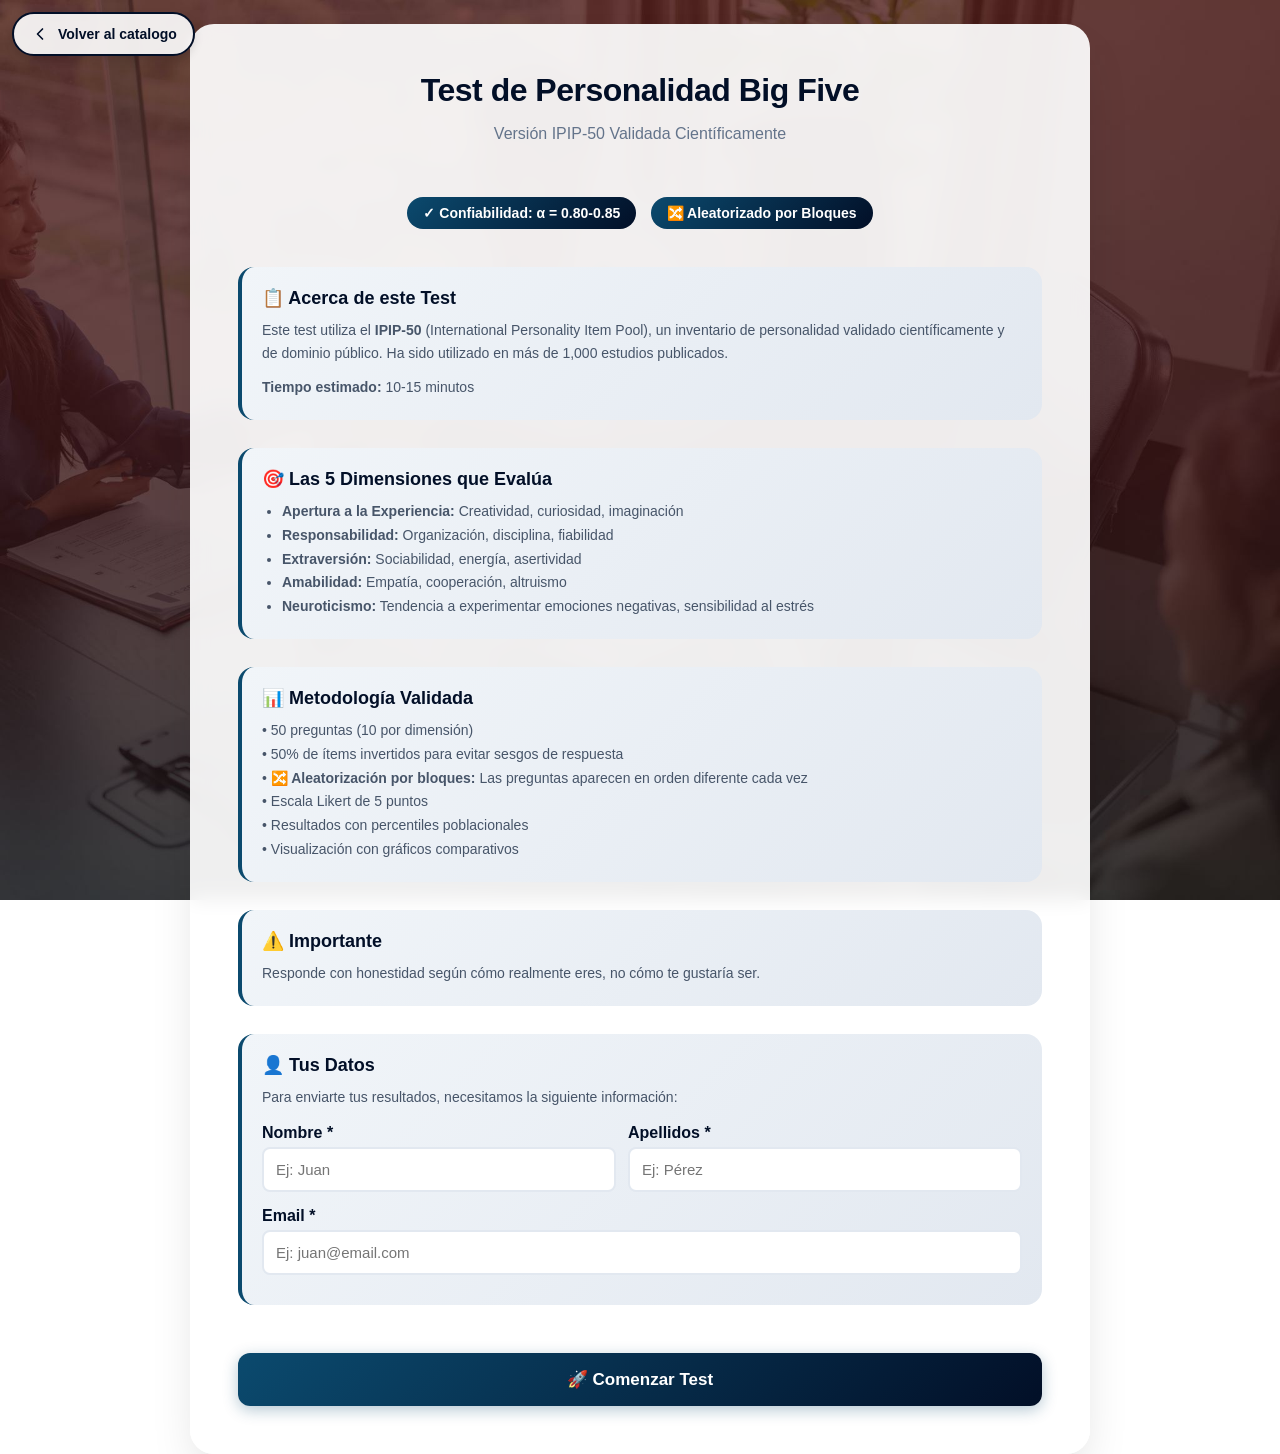
<file: mastery-pack-comodin-main/tests/big-five/index.html>
<!DOCTYPE html>
<html lang="es">

<head>
    <meta charset="UTF-8" />
    <meta name="viewport" content="width=device-width, initial-scale=1.0, viewport-fit=cover" />
    <title>Test de Personalidad Big Five (IPIP-50) - Validado</title>

    <!-- Favicon -->
    <link rel="icon" type="image/png" href="../../img/favicon.png" sizes="32x32" />
    <link rel="shortcut icon" href="../../img/favicon.png" type="image/png" />
    <link rel="apple-touch-icon" href="../../img/favicon.png" />

    <style>
        * {
            margin: 0;
            padding: 0;
            box-sizing: border-box;
        }

        html,
        body {
            height: 100%;
            margin: 0;
        }

        body {
            font-family: -apple-system, BlinkMacSystemFont, "Segoe UI", "Roboto", "Oxygen", "Ubuntu", "Cantarell",
                sans-serif;
            min-height: 100vh;

            padding: clamp(12px, 3vw, 24px);
            padding-left: max(clamp(12px, 3vw, 24px), env(safe-area-inset-left));
            padding-right: max(clamp(12px, 3vw, 24px), env(safe-area-inset-right));
            padding-top: max(clamp(12px, 3vw, 24px), env(safe-area-inset-top));
            padding-bottom: max(clamp(12px, 3vw, 24px), env(safe-area-inset-bottom));

            background-image: url("../../img/fondo-escencial.jpg");
            background-position: center;
            background-repeat: no-repeat;
            background-size: cover;
            background-attachment: fixed;

            overflow-x: hidden;
        }

        .container {
            width: min(900px, 100%);
            margin: 0 auto;
            background: rgba(255, 255, 255, 0.92);
            backdrop-filter: blur(10px);
            border-radius: 24px;
            box-shadow: 0 25px 50px -12px rgba(0, 0, 0, 0.15);
            padding: clamp(18px, 4vw, 48px);
            position: relative;
        }

        h1 {
            color: #020f27;
            font-size: clamp(22px, 3.6vw, 32px);
            font-weight: 700;
            margin-bottom: 12px;
            text-align: center;
            letter-spacing: -0.5px;
            word-break: break-word;
        }

        h2 {
            color: #020f27;
            font-size: clamp(18px, 3vw, 26px);
            font-weight: 700;
            margin-bottom: 20px;
            text-align: center;
            letter-spacing: -0.3px;
            word-break: break-word;
        }

        .subtitle {
            color: #64748b;
            text-align: center;
            margin-bottom: 40px;
            font-size: 16px;
            line-height: 1.6;
        }

        .badge {
            display: inline-block;
            background: linear-gradient(135deg, #0b4a6e 0%, #020f27 100%);
            color: #fff;
            padding: 8px 16px;
            border-radius: 999px;
            font-size: 14px;
            font-weight: 600;
            margin: 10px 5px;
            max-width: 100%;
        }

        .info-box {
            background: linear-gradient(135deg, #f1f5f9 0%, #e2e8f0 100%);
            padding: 20px;
            border-radius: 16px;
            margin: 28px 0;
            border-left: 4px solid #0b4a6e;
        }

        .info-box h3 {
            color: #020f27;
            margin-bottom: 10px;
            font-size: 18px;
        }

        .info-box p,
        .info-box ul {
            color: #475569;
            font-size: 14px;
            line-height: 1.7;
        }

        .info-box ul {
            margin-left: 20px;
            margin-top: 10px;
        }

        .btn {
            width: 100%;
            padding: 16px 32px;
            border: none;
            border-radius: 12px;
            font-size: 17px;
            font-weight: 600;
            cursor: pointer;
            transition: all 0.25s ease;
            color: #fff;
            background: linear-gradient(135deg, #0b4a6e 0%, #020f27 100%);
            box-shadow: 0 4px 15px rgba(11, 74, 110, 0.3);
            position: relative;
            overflow: hidden;
            margin-top: 20px;
            touch-action: manipulation;
        }

        .btn::before {
            content: "";
            position: absolute;
            top: 0;
            left: -100%;
            width: 100%;
            height: 100%;
            background: linear-gradient(90deg, transparent, rgba(255, 255, 255, 0.2), transparent);
            transition: left 0.5s;
        }

        .btn:hover:not(:disabled)::before {
            left: 100%;
        }

        .btn:hover:not(:disabled) {
            transform: translateY(-2px);
            box-shadow: 0 8px 25px rgba(11, 74, 110, 0.35);
        }

        .btn:active:not(:disabled) {
            transform: translateY(-1px);
        }

        .btn:disabled {
            opacity: 0.5;
            cursor: not-allowed;
            transform: none;
        }

        .progress-bar {
            width: 100%;
            height: 10px;
            background: linear-gradient(90deg, #e2e8f0 0%, #cbd5e1 100%);
            border-radius: 10px;
            overflow: hidden;
            margin-bottom: 24px;
            box-shadow: inset 0 2px 4px rgba(0, 0, 0, 0.05);
        }

        .progress-fill {
            height: 100%;
            background: linear-gradient(90deg, #0b4a6e 0%, #020f27 100%);
            transition: width 0.4s ease;
            border-radius: 10px;
            box-shadow: 0 0 10px rgba(11, 74, 110, 0.3);
        }

        .progress-text {
            display: flex;
            justify-content: space-between;
            gap: 10px;
            color: #64748b;
            font-size: 14px;
            margin-bottom: 12px;
            font-weight: 600;
            flex-wrap: wrap;
        }

        .hidden {
            display: none !important;
        }

        .question-block {
            margin-bottom: 30px;
            padding: 20px;
            background: linear-gradient(135deg, #ffffff 0%, #f8fafc 100%);
            border-radius: 20px;
            transition: all 0.25s ease;
            border: 2px solid transparent;
            box-shadow: 0 4px 20px rgba(0, 0, 0, 0.05);
        }

        .question-block.answered {
            border-color: #0b4a6e;
            background: #f0f9ff;
        }

        .question-block:hover {
            background: #f8fafc;
            transform: translateY(-2px);
            box-shadow: 0 5px 15px rgba(0, 0, 0, 0.1);
        }

        .question-number {
            color: #0b4a6e;
            font-weight: bold;
            font-size: 14px;
            margin-bottom: 8px;
            display: flex;
            align-items: center;
            flex-wrap: wrap;
            gap: 8px;
        }

        .reverse-indicator {
            background: #dc2626;
            color: #fff;
            padding: 2px 8px;
            border-radius: 4px;
            font-size: 11px;
            margin-left: 0;
            white-space: nowrap;
        }

        .question-text {
            font-size: 17px;
            color: #020f27;
            margin-bottom: 20px;
            font-weight: 600;
            line-height: 1.5;
            word-break: break-word;
        }

        .options {
            display: grid;
            grid-template-columns: repeat(5, minmax(0, 1fr));
            gap: 10px;
            align-items: stretch;
        }

        .option {
            min-width: 0;
            text-align: center;
        }

        .option input[type="radio"] {
            display: none;
        }

        .option label {
            display: grid;
            place-items: center;
            text-align: center;
            padding: 12px 8px;
            background: #fff;
            border: 2px solid #e2e8f0;
            border-radius: 10px;
            cursor: pointer;
            transition: all 0.2s ease;
            font-size: 14px;
            font-weight: 600;
            line-height: 1.15;
            min-height: 44px;
            user-select: none;
            word-break: break-word;
        }

        .option input[type="radio"]:checked+label {
            background: #0b4a6e;
            color: #fff;
            border-color: #0b4a6e;
            transform: scale(1.03);
        }

        .option label:hover {
            border-color: #0b4a6e;
            background: #f0f9ff;
        }

        .confirmation-box {
            background: linear-gradient(135deg, #f0f9ff 0%, #e0f2fe 100%);
            padding: 40px 30px;
            border-radius: 16px;
            margin: 30px 0;
            text-align: center;
            border: 2px solid #0b4a6e;
        }

        .confirmation-box h3 {
            color: #020f27;
            margin-bottom: 15px;
            font-size: 22px;
        }

        .confirmation-box p {
            font-size: 16px;
            line-height: 1.8;
            color: #475569;
        }

        .confirmation-icon {
            font-size: 64px;
            margin-bottom: 20px;
            display: block;
        }

        canvas {
            max-width: 100%;
            height: auto;
        }

        .validation-message {
            background: #fef3c7;
            border: 2px solid #fbbf24;
            color: #78350f;
            padding: 15px;
            border-radius: 12px;
            margin-bottom: 20px;
            text-align: center;
            font-weight: 600;
        }

        .page-buttons {
            display: flex;
            gap: 15px;
            margin-top: 30px;
            flex-wrap: wrap;
        }

        .page-buttons .btn {
            flex: 1 1 220px;
            margin-top: 0;
        }

        .btn-back {
            position: fixed;
            top: max(12px, env(safe-area-inset-top));
            left: max(12px, env(safe-area-inset-left));
            padding: 10px 16px;
            background: rgba(255, 255, 255, 0.9);
            color: #020f27 !important;
            border: 2px solid #020f27;
            border-radius: 999px;
            cursor: pointer;
            box-shadow: 0 4px 10px rgba(0, 0, 0, 0.1);
            text-decoration: none;
            font-weight: 700;
            z-index: 9999;
            display: inline-flex;
            align-items: center;
            gap: 8px;
            font-family: -apple-system, BlinkMacSystemFont, sans-serif;
            transition: all 0.25s ease;
            font-size: 14px;
            backdrop-filter: blur(4px);
            max-width: calc(100vw - 24px);
            white-space: nowrap;
        }

        .btn-back:hover {
            transform: translateY(-2px);
            background: #020f27;
            color: #fff !important;
            box-shadow: 0 6px 15px rgba(2, 15, 39, 0.2);
        }

        .btn-back svg {
            transition: transform 0.25s ease;
            flex: 0 0 auto;
        }

        .btn-back:hover svg {
            transform: translateX(-3px);
        }

        @media (max-width: 768px) {
            body {
                background-attachment: scroll;
            }

            .question-block:hover {
                transform: none;
            }

            .options {
                grid-template-columns: repeat(3, minmax(0, 1fr));
                gap: 8px;
            }

            .option label {
                font-size: 13px;
                padding: 10px 6px;
            }
        }

        @media (max-width: 480px) {
            .btn-back {
                padding: 8px 12px;
                font-size: 12px;
            }

            .options {
                grid-template-columns: repeat(2, minmax(0, 1fr));
            }

            .option label {
                min-height: 46px;
            }

            .progress-text {
                font-size: 13px;
            }
        }

        @media print {
            body {
                background: #fff;
                padding: 0;
            }

            .container {
                box-shadow: none;
            }

            .btn,
            .btn-back {
                display: none !important;
            }
        }
    </style>
</head>

<body>
    <a href="../../index.html" class="btn-back">
        <svg xmlns="http://www.w3.org/2000/svg" width="20" height="20" viewBox="0 0 24 24" fill="none"
            stroke="currentColor" stroke-width="2" stroke-linecap="round" stroke-linejoin="round">
            <path d="M15 18l-6-6 6-6" />
        </svg>
        Volver al catalogo
    </a>

    <div class="container">
        <!-- PANTALLA DE INTRODUCCIÓN -->
        <div id="intro">
            <h1>Test de Personalidad Big Five</h1>
            <p class="subtitle">Versión IPIP-50 Validada Científicamente</p>
            <div style="text-align: center;">
                <span class="badge">✓ Confiabilidad: α = 0.80-0.85</span>
                <span class="badge">🔀 Aleatorizado por Bloques</span>
            </div>

            <div class="info-box">
                <h3>📋 Acerca de este Test</h3>
                <p>
                    Este test utiliza el <strong>IPIP-50</strong> (International Personality Item Pool), un inventario
                    de
                    personalidad validado científicamente y de dominio público. Ha sido utilizado en más de 1,000
                    estudios
                    publicados.
                </p>
                <p style="margin-top: 10px;"><strong>Tiempo estimado:</strong> 10-15 minutos</p>
            </div>

            <div class="info-box">
                <h3>🎯 Las 5 Dimensiones que Evalúa</h3>
                <ul>
                    <li><strong>Apertura a la Experiencia:</strong> Creatividad, curiosidad, imaginación</li>
                    <li><strong>Responsabilidad:</strong> Organización, disciplina, fiabilidad</li>
                    <li><strong>Extraversión:</strong> Sociabilidad, energía, asertividad</li>
                    <li><strong>Amabilidad:</strong> Empatía, cooperación, altruismo</li>
                    <li><strong>Neuroticismo:</strong> Tendencia a experimentar emociones negativas, sensibilidad al
                        estrés</li>
                </ul>
            </div>

            <div class="info-box">
                <h3>📊 Metodología Validada</h3>
                <p>• 50 preguntas (10 por dimensión)</p>
                <p>• 50% de ítems invertidos para evitar sesgos de respuesta</p>
                <p>• <strong>🔀 Aleatorización por bloques:</strong> Las preguntas aparecen en orden diferente cada vez
                </p>
                <p>• Escala Likert de 5 puntos</p>
                <p>• Resultados con percentiles poblacionales</p>
                <p>• Visualización con gráficos comparativos</p>
            </div>

            <div class="info-box">
                <h3>⚠️ Importante</h3>
                <p>Responde con honestidad según cómo realmente eres, no cómo te gustaría ser.</p>
            </div>

            <div class="info-box">
                <h3>👤 Tus Datos</h3>
                <p style="margin-bottom: 15px;">Para enviarte tus resultados, necesitamos la siguiente información:</p>

                <div style="margin-bottom: 15px; display: flex; gap: 12px; flex-wrap: wrap;">
                    <div style="flex: 1 1 140px; min-width: 0;">
                        <label for="userFirstName"
                            style="display:block; margin-bottom:5px; font-weight:600; color:#020f27;">Nombre *</label>
                        <input type="text" id="userFirstName" placeholder="Ej: Juan" style="
              width:100%;
              padding:12px;
              border:2px solid #e2e8f0;
              border-radius:8px;
              font-size:15px;
              font-family:inherit;">
                    </div>
                    <div style="flex: 1 1 180px; min-width: 0;">
                        <label for="userLastName"
                            style="display:block; margin-bottom:5px; font-weight:600; color:#020f27;">Apellidos
                            *</label>
                        <input type="text" id="userLastName" placeholder="Ej: Pérez" style="
              width:100%;
              padding:12px;
              border:2px solid #e2e8f0;
              border-radius:8px;
              font-size:15px;
              font-family:inherit;">
                    </div>
                </div>

                <div style="margin-bottom: 10px;">
                    <label for="userEmail"
                        style="display:block; margin-bottom:5px; font-weight:600; color:#020f27;">Email *</label>
                    <input type="email" id="userEmail" placeholder="Ej: juan@email.com" style="
            width:100%;
            padding:12px;
            border:2px solid #e2e8f0;
            border-radius:8px;
            font-size:15px;
            font-family:inherit;">
                </div>

                <div id="formError" class="validation-message hidden" style="margin-top: 15px;">
                    ⚠️ Por favor completa todos los campos requeridos.
                </div>
            </div>

            <button class="btn" onclick="startTest()">🚀 Comenzar Test</button>
        </div>

        <!-- PANTALLA DEL TEST -->
        <div id="test" class="hidden">
            <h2>Test de Personalidad Big Five</h2>

            <div class="progress-text">
                <span>Pregunta <span id="currentQ">1</span> de 50</span>
                <span>Página <span id="currentPage">1</span> de 5</span>
            </div>
            <div class="progress-bar">
                <div class="progress-fill" id="progressBar" style="width: 0%"></div>
            </div>

            <div class="validation-message hidden" id="validationMessage">
                ⚠️ Por favor, responde todas las preguntas de esta página antes de continuar.
            </div>

            <form id="testForm">
                <!-- Las preguntas se generarán dinámicamente aquí -->
            </form>

            <div class="page-buttons">
                <button type="button" class="btn hidden" id="prevBtn" onclick="previousPage()">⬅️ Anterior</button>
                <button type="button" class="btn" id="nextBtn" onclick="nextPage()">Siguiente ➡️</button>
                <button type="button" class="btn hidden" id="submitBtn" onclick="submitTest()">📩 Enviar
                    Respuestas</button>
            </div>
        </div>

        <!-- PANTALLA DE CONFIRMACIÓN -->
        <div id="results" class="hidden">
            <!-- <div style="text-align: center; margin-bottom: 30px;">
        <img src="../../img/one-logocolor.png" alt="one-logocolor" style="max-width: 200px; height: auto;" />
      </div> -->
            <h1>Big Five</h1>
            <p class="subtitle">Test validado</p>

            <div class="confirmation-box">
                <span class="confirmation-icon" id="confirmIcon">📩</span>
                <h3 id="confirmTitle">Enviando respuestas…</h3>

                <p id="results-message">Estamos registrando tus respuestas.</p>
                <div id="finalDynamicArea" style="margin-top:16px;"></div>

                <div id="confirmActions" class="hidden" style="margin-top:16px;">
                    <button class="btn" type="button" onclick="retrySend()">🔁 Reintentar envío</button>
                    <button class="btn" type="button" onclick="restartTest()" style="margin-top:12px;">
                        🧾 Volver al inicio
                    </button>
                </div>
            </div>
        </div>
    </div>

    <script type="module" src="./script.js"></script>
</body>

</html>
</file>
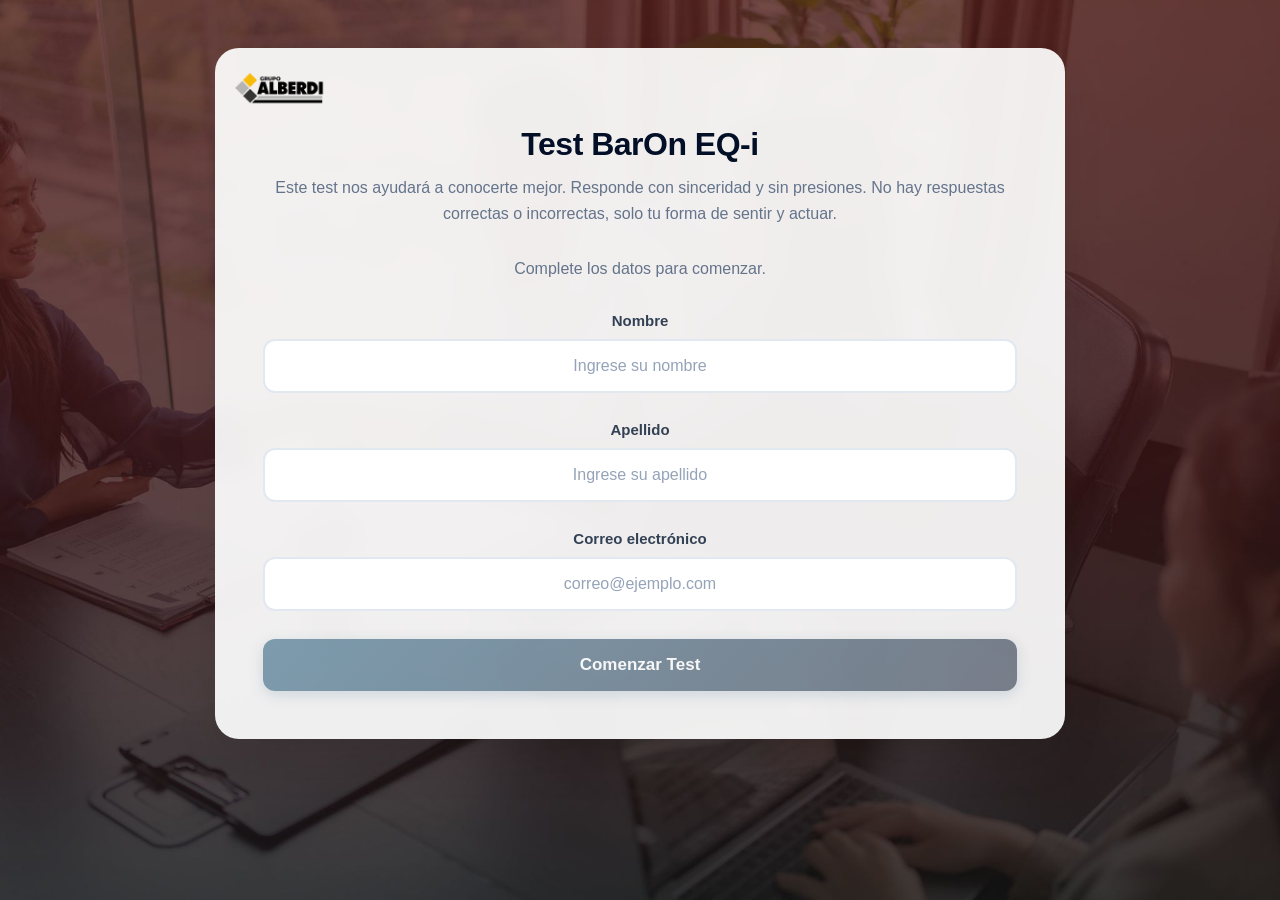
<file: mastery-pack-comodin-main/tests/Test BarOn EQ-i/index.html>
<!DOCTYPE html>
<html lang="es">

<head>
  <meta charset="UTF-8" />
  <meta name="viewport" content="width=device-width, initial-scale=1.0" />
  <title>Test Bar-On EQ-i (Versión Completa)</title>
  <style>
    * {
      margin: 0;
      padding: 0;
      box-sizing: border-box;
    }

    html,
    body {
      height: 100%;
      margin: 0;
    }

    body {
      font-family: -apple-system, BlinkMacSystemFont, "Segoe UI", "Roboto", "Oxygen", "Ubuntu", "Cantarell", sans-serif;
      min-height: 100vh;
      padding: 24px;
      overflow: auto;
      background-image: url(../../img/fondo-escencial.jpg);
      background-position: center;
      background-repeat: no-repeat;
      background-size: cover;
      background-attachment: fixed;
    }

    .container {
      width: min(850px, 100% - 48px);
      margin: 24px auto;
      background: rgba(255, 255, 255, 0.92);
      backdrop-filter: blur(10px);
      border-radius: 24px;
      box-shadow: 0 25px 50px -12px rgba(0, 0, 0, 0.15);
      padding: 48px;
      position: relative;
    }

    h1 {
      color: #020f27;
      font-size: 32px;
      font-weight: 700;
      margin-bottom: 12px;
      text-align: center;
      letter-spacing: -0.5px;
      margin-top: 30px;
    }

    h2 {
      color: #020f27;
      font-size: 26px;
      font-weight: 700;
      margin-bottom: 20px;
      text-align: center;
      letter-spacing: -0.3px;
    }

    .subtitle {
      color: #64748b;
      text-align: center;
      margin-bottom: 30px;
      margin-top: 10px;
      font-size: 16px;
      line-height: 1.6;
    }

    .form-group {
      margin-bottom: 28px;
    }

    label {
      display: block;
      color: #334155;
      font-weight: 600;
      margin-bottom: 10px;
      text-align: center;
      font-size: 15px;
    }

    input[type="text"],
    input[type="email"] {
      width: 100%;
      padding: 16px 20px;
      border: 2px solid #e2e8f0;
      border-radius: 12px;
      font-size: 16px;
      transition: all 0.3s ease;
      background: #fff;
      text-align: center;
    }

    input[type="text"]:focus,
    input[type="email"]:focus {
      outline: none;
      border-color: #0b4a6e;
      box-shadow: 0 0 0 4px rgba(11, 74, 110, 0.1);
      transform: translateY(-2px);
    }

    input::placeholder {
      color: #94a3b8;
    }

    .btn {
      width: 100%;
      padding: 16px 32px;
      border: none;
      border-radius: 12px;
      font-size: 17px;
      font-weight: 600;
      cursor: pointer;
      transition: all 0.3s ease;
      color: #fff;
      background: linear-gradient(135deg, #0b4a6e 0%, #020f27 100%);
      box-shadow: 0 4px 15px rgba(11, 74, 110, 0.3);
      position: relative;
      overflow: hidden;
    }

    .btn::before {
      content: "";
      position: absolute;
      top: 0;
      left: -100%;
      width: 100%;
      height: 100%;
      background: linear-gradient(90deg, transparent, rgba(255, 255, 255, 0.2), transparent);
      transition: left 0.5s;
    }

    .btn:hover:not(:disabled)::before {
      left: 100%;
    }

    .btn:hover:not(:disabled) {
      transform: translateY(-3px);
      box-shadow: 0 8px 25px rgba(11, 74, 110, 0.4);
    }

    .btn:active:not(:disabled) {
      transform: translateY(-1px);
    }

    .btn:disabled {
      opacity: 0.5;
      cursor: not-allowed;
      transform: none;
    }

    .logo {
      position: absolute;
      top: 24px;
      left: 24px;
      height: 64px;
      width: auto;
    }

    .hidden {
      display: none !important;
    }

    .progress-bar {
      width: 100%;
      height: 10px;
      background: linear-gradient(90deg, #e2e8f0 0%, #cbd5e1 100%);
      border-radius: 10px;
      overflow: hidden;
      margin-bottom: 24px;
      box-shadow: inset 0 2px 4px rgba(0, 0, 0, 0.05);
    }

    .progress-fill {
      height: 100%;
      background: linear-gradient(90deg, #0b4a6e 0%, #020f27 100%);
      transition: width 0.4s ease;
      border-radius: 10px;
      box-shadow: 0 0 10px rgba(11, 74, 110, 0.3);
    }

    .progress-text {
      display: flex;
      justify-content: space-between;
      color: #64748b;
      font-size: 14px;
      margin-bottom: 12px;
      font-weight: 600;
    }

    .section-title {
      font-size: 22px;
      color: #020f27;
      font-weight: 700;
      margin-bottom: 5px;
      text-align: center;
      padding-bottom: 16px;
    }

    .instructions {
      background: linear-gradient(135deg, #f1f5f9 0%, #e2e8f0 100%);
      padding: 24px;
      border-radius: 16px;
      margin-bottom: 24px;
      border-left: 4px solid #0b4a6e;
      text-align: center;
    }

    .instructions p {
      color: #475569;
      font-size: 15px;
      line-height: 1.8;
      margin-bottom: 12px;
    }

    .instructions p:last-child {
      margin-bottom: 0;
    }

    .question-item {
      background: linear-gradient(135deg, #fff 0%, #f8fafc 100%);
      padding: 24px;
      border-radius: 16px;
      margin-bottom: 20px;
      box-shadow: 0 4px 20px rgba(0, 0, 0, 0.05);
      border: 1px solid #e2e8f0;
    }

    .question-text {
      font-size: 16px;
      color: #020f27;
      margin-bottom: 16px;
      font-weight: 500;
      line-height: 1.5;
    }

    .likert-scale {
      display: flex;
      justify-content: space-between;
      gap: 8px;
      flex-wrap: wrap;
    }

    .likert-option {
      flex: 1;
      min-width: 90px;
      text-align: center;
    }

    .likert-option input[type="radio"] {
      display: none;
    }

    .likert-option label {
      display: block;
      padding: 12px 8px;
      border: 2px solid #e2e8f0;
      border-radius: 10px;
      cursor: pointer;
      transition: all 0.3s ease;
      background: #fff;
      font-size: 13px;
      font-weight: 700;
      color: #64748b;
      line-height: 1.15;
      text-align: center;
      min-height: 46px;
      display: grid;
      place-items: center;
    }

    .likert-option input[type="radio"]:checked+label {
      background: linear-gradient(135deg, #0b4a6e 0%, #020f27 100%);
      color: #fff;
      border-color: #020f27;
      transform: translateY(-2px);
      box-shadow: 0 4px 15px rgba(11, 74, 110, 0.3);
    }

    .likert-option label:hover {
      border-color: #0b4a6e;
      transform: translateY(-2px);
    }

    .navigation-buttons {
      display: flex;
      gap: 16px;
      margin-top: 32px;
    }

    .navigation-buttons button {
      flex: 1;
    }

    .global-index {
      background: linear-gradient(135deg, #0b4a6e 0%, #020f27 100%);
      color: #fff;
      padding: 32px;
      border-radius: 16px;
      margin: 24px 0;
      text-align: center;
      box-shadow: 0 8px 25px rgba(11, 74, 110, 0.4);
    }

    .global-index-title {
      font-size: 18px;
      margin-bottom: 12px;
      opacity: 0.9;
    }

    .global-index-score {
      font-size: 44px;
      font-weight: 800;
      margin-bottom: 6px;
    }

    .global-index-classification {
      font-size: 18px;
      font-weight: 700;
      opacity: 0.95;
    }

    .coherence-flag {
      background: #fef3c7;
      border-left: 4px solid #f59e0b;
      padding: 16px;
      border-radius: 12px;
      margin-top: 16px;
    }

    .coherence-flag p {
      color: #92400e;
      font-size: 14px;
      font-weight: 700;
      line-height: 1.6;
    }

    .dimension-list {
      display: flex;
      flex-direction: column;
      gap: 14px;
      margin-top: 10px;
    }

    .dimension-row {
      display: flex;
      align-items: center;
      gap: 14px;
    }

    .dimension-label {
      min-width: 260px;
      font-weight: 700;
      color: #020f27;
      font-size: 14px;
    }

    .dimension-bar-wrapper {
      flex: 1;
      background: #e2e8f0;
      border-radius: 9999px;
      height: 16px;
      overflow: hidden;
    }

    .dimension-bar-fill {
      height: 100%;
      background: linear-gradient(90deg, #0b4a6e 0%, #020f27 100%);
      border-radius: 9999px;
    }

    .dimension-score-small {
      width: 58px;
      text-align: right;
      font-weight: 800;
      color: #64748b;
      font-size: 13px;
    }

    .dimension-card {
      background: linear-gradient(135deg, #fff 0%, #f8fafc 100%);
      padding: 24px;
      border-radius: 16px;
      margin-bottom: 18px;
      box-shadow: 0 4px 20px rgba(0, 0, 0, 0.05);
      border: 1px solid #e2e8f0;
    }

    .dimension-name {
      font-size: 18px;
      font-weight: 800;
      color: #020f27;
      margin-bottom: 10px;
    }

    .dimension-score {
      font-size: 34px;
      font-weight: 900;
      color: #0b4a6e;
      margin-bottom: 6px;
    }

    .dimension-classification {
      font-size: 14px;
      color: #64748b;
      font-weight: 800;
      margin-bottom: 14px;
    }

    .report-section {
      margin-top: 14px;
      padding-top: 14px;
      border-top: 2px solid #e2e8f0;
    }

    .report-title {
      font-size: 14px;
      font-weight: 900;
      color: #020f27;
      margin-bottom: 10px;
    }

    .report-content {
      font-size: 14px;
      color: #475569;
      line-height: 1.75;
    }

    @media (max-width: 768px) {
      .container {
        padding: 24px;
      }

      h1 {
        font-size: 24px;
      }

      h2 {
        font-size: 20px;
      }

      .navigation-buttons {
        flex-direction: column;
      }

      .likert-scale {
        display: grid;
        grid-template-columns: repeat(2, 1fr);
        gap: 8px;
      }

      .likert-option {
        min-width: 0;
      }

      .dimension-label {
        min-width: 160px;
      }
    }

    .logo {
      height: 48px;
      top: 16px;
      left: 16px;
    }
  </style>
</head>

<body>
  <div class="container">
    <img src="../../img/escencial-logo.png" alt="Escencial Consultora" class="logo" />

    <!-- REGISTRO -->
    <div id="registrationScreen">
      <h1>Test BarOn EQ-i </h1>
      <p class="subtitle">
        Este test nos ayudará a conocerte mejor. Responde con sinceridad y sin presiones.
        No hay respuestas correctas o incorrectas, solo tu forma de sentir y actuar.<br />
      </p>
      <p class="subtitle"> Complete los datos para comenzar.</p>



      <div class="form-group">
        <label for="userName">Nombre</label>
        <input type="text" id="userName" placeholder="Ingrese su nombre" />
      </div>
      <div class="form-group">
        <label for="userLastName">Apellido</label>
        <input type="text" id="userLastName" placeholder="Ingrese su apellido" />
      </div>
      <div class="form-group">
        <label for="userEmail">Correo electrónico</label>
        <input type="email" id="userEmail" placeholder="correo@ejemplo.com" />
      </div>

      <button class="btn" id="startBtn" disabled>Comenzar Test</button>
    </div>

    <!-- TEST -->
    <div id="testScreen" class="hidden">
      <div class="progress-text">
        <span id="pageIndicator">Sección 1</span>
        <span id="progressPercent">0%</span>
      </div>
      <div class="progress-bar">
        <div class="progress-fill" id="progressFill"></div>
      </div>

      <div class="instructions">
        <p><strong>Instrucciones</strong></p>
        <p>Responda cada afirmación eligiendo una sola alternativa.</p>
        <p><strong>Escala:</strong> Nunca · Pocas veces · A veces · Muchas veces · Siempre </p>
      </div>

      <div id="sectionContainer"></div>

      <div class="navigation-buttons">
        <button class="btn" id="prevBtn" disabled>Anterior</button>
        <button class="btn" id="nextBtn" disabled>Siguiente</button>
      </div>
    </div>

    <!-- RESULTADOS -->
    <!-- CONFIRMACIÓN -->
    <div id="resultsScreen" class="hidden">
      <h1>Respuestas enviadas</h1>

      <div class="global-index" style="margin-top:18px;">
        <div class="global-index-title">✅ Listo</div>
        <div class="global-index-score" style="font-size:22px;font-weight:800;">
          Hemos registrado tus respuestas correctamente.
        </div>
        <div class="global-index-classification" style="font-size:14px;font-weight:600;opacity:.95;">
          Puedes cerrar esta ventana.
        </div>
      </div>

      <div id="finalDynamicArea" style="margin-top:16px;"></div>
    </div>
  </div>

  <script type="module">
    import { URL_TEST17 } from "../../js/config/constants.js";
    import { incrementCountAndRenderRetry, getStoredEmail } from "../../js/helpers/finalActions.js";
    // ================== DATOS ==================
    const likert = [
      { label: "Nunca", value: 2 },
      { label: "Pocas veces", value: 3 },
      { label: "A veces", value: 4 },
      { label: "Muchas veces", value: 5 },
      { label: "Siempre", value: 6 },
    ];

    // Ítems (1–133) tal como fueron proporcionados
    const items = [
      "Para superar las dificultades que se me presentan actuó paso a paso",
      "Es duro para mi disfrutar la vida",
      "Prefiero un trabajo en el que se me diga casi todo lo que tengo que hacer",
      "Sé cómo enfrentar los problemas más desagradables",
      "Me agradan las personas que conozco",
      "Trato de valorar y darle el mejor sentido a mi vida",
      "Me resulta relativamente fácil expresar mis sentimientos",
      "Trato de ser realista, no me gusta fantasear ni soñar despierto",
      "Reconozco con facilidad mis emociones",
      "Soy incapaz de demostrar afecto",
      "Me siento seguro de mí mismo en la mayoría de situaciones",
      "Tengo la sensación que algo no está bien en mi cabeza",
      "Tengo problemas para controlarme cuando me enojo",
      "Me resulta difícil comenzar cosas nuevas",
      "Cuando enfrento una situación difícil me gusta reunir toda la información que pueda sobre ella",
      "Me gusta ayudar a la gente",
      "Me es difícil sonreír",
      "Soy incapaz de comprender como se sienten los demás",
      "Cuando trabajo. Tiendo a confiar más en sus ideas que en las mías",
      "Creo que puedo controlarme en situaciones muy difíciles",
      "No sé para que soy bueno",
      "Soy incapaz de expresar mis ideas",
      "Me es difícil compartir mis sentimientos más íntimos con los demás",
      "Me falta confianza en mí mismo",
      "Creo que he perdido la cabeza",
      "Soy optimista en la mayoría de las cosas que hago",
      "Cuando comienzo a hablar me resulta difícil detenerme",
      "En general, me resulta difícil adaptarme",
      "Me gusta tener una visión general de un problema antes de intentar solucionarlo",
      "No me molesta aprovecharme de los demás, especialmente si se lo merecen",
      "Soy una persona bastante alegre y optimista",
      "Prefiero que otros tomen decisiones por mi",
      "Puedo manejar situaciones de estrés, sin ponerme demasiado nervioso",
      "Pienso bien de las personas",
      "Me es difícil entender como me siento",
      "He logrado muy poco en los últimos años",
      "Cuando estoy enojado con alguien se lo puedo decir",
      "He tenido experiencia extrañas que no puedo explicar",
      "Me resulta fácil hacer amigos",
      "Me tengo mucho respeto",
      "Hago cosas muy raras",
      "Soy impulsivo y eso me trae problemas",
      "Me resulta difícil cambiar de opinión",
      "Soy bueno para comprender los sentimientos de las personas",
      "Lo primero que hago cuando tengo un problema es detenerme a pensar",
      "A la gente de resulta difícil confiar en mi",
      "Estoy contento con mi vida",
      "Me resulta difícil tomar decisiones por mi mismo",
      "No puedo soportar el estrés",
      "No hago nada malo en mi vida",
      "No disfruto lo que hago",
      "Me resulta difícil expresar mis sentimientos más íntimos",
      "La gente no comprende mi manera de pensar",
      "Generalmente espero lo mejor",
      "Mis amigos me confían sus intimidades",
      "Mo me siento bien conmigo mismo",
      "Percibo cosas extrañas que los demás no ven",
      "La gente me dice que baje el tono de voz cuando discuto",
      "Me resulta fácil adaptarme a situaciones nuevas",
      "Cuando intento resolver un problema analizo todas las posibles soluciones y luego escojo la que considero mejor",
      "Me detendría y ayudaría a un niño que llora por encontrar a sus padres, aun cuando tuviese algo que hacer en ese momento",
      "Soy una persona divertida",
      "Soy consciente de cómo me siento",
      "Siento que me resulta difícil controlar mi ansiedad",
      "Nada me perturba",
      "No me entusiasman mucho mis intereses",
      "Cuando estoy en desacuerdo con alguien soy capaz de decírselo",
      "Tengo tendencia a fantasear y a perder el contacto con lo que ocurre a mi alrededor",
      "Me es difícil llevarme con los demás",
      "Me resulta difícil aceptarme como soy",
      "Me siento como si estuviera separado de mi cuerpo",
      "Me importa lo que puede sucederle a los demás",
      "Soy impaciente",
      "Puedo cambiar mis viejas costumbres",
      "Me resulta difícil escoger la mejor solución cuando tengo que resolver un problema",
      "Si pudiera violar la ley sin pagar las consecuencias, lo haría en determinadas situaciones",
      "Me deprimo",
      "Sé cómo mantener la calma en situaciones difíciles",
      "Yo no mentido en mi vida",
      "En general me siento motivado para continuar adelante, incluso cuando las cosas se ponen difíciles",
      "Trato de continuar y desarrollar aquellas cosas que me divierten",
      "Me resulta difícil decir “no” aunque tenga el deseo de hacerlo",
      "Me dejo llevar por mis imaginación y mis fantasías",
      "Mis relaciones más cercanas significan mucho, tanto para mí como para mis amigos",
      "Me siento feliz con el tipo de persona que soy",
      "Tengo reacciones fuertes, intensas que son difíciles de controlar",
      "En general, me resulta difícil realizar cambien en mi vida cotidiana",
      "Soy consciente de lo que me está pasando, aun cuando estoy alterado",
      "Para poder resolver una situación que se presenta, analizo todas las posibilidades existentes",
      "Soy capaz de respetar a los demás",
      "No estoy muy contento con mi vida",
      "Prefiero seguir otros que ser líder",
      "Me resulta difícil enfrentar las cosas desagradables de la vida",
      "Yo no he violado ningún tipo de ley",
      "Disfruto de las cosas que me interesan",
      "Me resulta relativamente difícil decirle a la gente lo que pienso",
      "Tiendo a exagerar",
      "Soy sensible a los sentimientos de las personas",
      "Mantengo buenas relaciones con los demás",
      "Estoy contento con mi cuerpo",
      "Soy una persona muy extraña",
      "Soy impulsivo",
      "Me resulta difícil cambiar mis costumbres",
      "Considero que es muy importante ser un ciudadano que respeta la ley",
      "Disfruto las vacaciones y los fines de semana",
      "En general tengo una actitud positiva para todos, aun cuando surgen problemas",
      "Tengo tendencia a depender de otros",
      "Creo en mi capacidad para manejar los problemas más difíciles",
      "No me siento avergonzado por nada de lo que haya hecho",
      "Trato de aprovechar al máximo las cosas que me gustan y me divierten",
      "Los demás piensan que no me hago valor, que me falta firmeza",
      "Soy capaz de dejar de fantasear para volver a ponerme en contacto con la realidad",
      "Los demás opinan que soy una persona sociable",
      "Estoy contento con la forma en que me veo",
      "Tengo pensamientos extraños que los demás no logran entender",
      "Me es difícil describir lo que siento",
      "Tengo mal carácter",
      "Por lo general, me trabo cuando pienso acerca de las diferentes maneras de resolver un problema",
      "Me es difícil ver sufrir a la gente",
      "Me gusta divertirme",
      "Me parece que necesito de los demás más de lo que ellos me necesitan",
      "Me pongo ansioso",
      "Yo no tengo días malos",
      "Intento no herir los sentimientos de los demás",
      "No tengo una buena idea de lo que quiero en la vida",
      "Me es difícil hacer valer mis derechos",
      "Es duro para mi ser realista",
      "No mantengo relación con mis amistades",
      "Haciendo un balance de mis puntos positivos y negativos me siento bien conmigo mismo",
      "Tengo una tendencia a explotar de cólera fácilmente",
      "Si me viera obligado a dejar mi casa actual, me sería difícil adaptarme nuevamente",
      "En general, cuando comienzo algo nuevo tengo la sensación que voy a fracasar",
      "He respondido sincera y honestamente las frases anteriores"
    ];

    // ================== ESTRUCTURA DE SECCIONES ==================
    const CHUNK = 10; // ítems por página
    function buildSections() {
      const arr = [];
      for (let i = 0; i < items.length; i += CHUNK) {
        arr.push({ start: i, end: Math.min(i + CHUNK, items.length) });
      }
      return arr;
    }
    const sections = buildSections();

    // ================== ESTADO ==================
    let userName = "", userLastName = "", userEmail = "";
    let currentSection = 0;
    // answers: { 1: 2..6, 2: 2..6, ... } (ítems 1-based)
    let answers = {};

    // ================== UI INICIO ==================
    const nameInput = document.getElementById("userName");
    const lastNameInput = document.getElementById("userLastName");
    const emailInput = document.getElementById("userEmail");
    const startBtn = document.getElementById("startBtn");

    function emailOk(v) { return /^[^\s@]+@[^\s@]+\.[^\s@]+$/.test(v); }
    function updateStartState() {
      startBtn.disabled = !(nameInput.value.trim() && lastNameInput.value.trim() && emailOk(emailInput.value.trim()));
    }
    nameInput.addEventListener("input", updateStartState);
    lastNameInput.addEventListener("input", updateStartState);
    emailInput.addEventListener("input", updateStartState);

    startBtn.addEventListener("click", startTest);
    document.getElementById("prevBtn").addEventListener("click", previousSection);
    document.getElementById("nextBtn").addEventListener("click", nextSection);


    function startTest() {
      userName = nameInput.value.trim();
      userLastName = lastNameInput.value.trim();
      userEmail = emailInput.value.trim();
      document.getElementById("registrationScreen").classList.add("hidden");
      document.getElementById("testScreen").classList.remove("hidden");
      renderSection();
    }

    // ================== RENDER ==================
    function renderSection() {
      const s = sections[currentSection];
      const container = document.getElementById("sectionContainer");

      container.innerHTML = `
        <div class="section-title">Ítems ${s.start + 1} – ${s.end}</div>
        ${items.slice(s.start, s.end).map((txt, idx) => {
        const itemNumber = s.start + idx + 1; // 1-based
        const group = `q_${itemNumber}`;
        return `
            <div class="question-item">
              <div class="question-text">${itemNumber}. ${txt}</div>
              <div class="likert-scale">
                ${likert.map(opt => `
                  <div class="likert-option">
                    <input type="radio"
                      id="${group}_${opt.value}"
                      name="${group}"
                      value="${opt.value}"
                      ${answers[itemNumber] == opt.value ? "checked" : ""}
                      onchange="saveAnswer(${itemNumber}, ${opt.value})"
                    />
                    <label for="${group}_${opt.value}">${opt.label}</label>
                  </div>
                `).join("")}
              </div>
            </div>
          `;
      }).join("")}
      `;

      updateProgress();
      updateNavigationButtons();
    }

    function saveAnswer(itemNumber, value) {
      answers[itemNumber] = value;
      updateNavigationButtons();
    }
    window.saveAnswer = saveAnswer;

    function isSectionComplete() {
      const s = sections[currentSection];
      for (let i = s.start + 1; i <= s.end; i++) {
        if (!(i in answers)) return false;
      }
      return true;
    }

    function updateNavigationButtons() {
      document.getElementById("prevBtn").disabled = currentSection === 0;
      const next = document.getElementById("nextBtn");
      next.disabled = !isSectionComplete();
      next.textContent = (currentSection === sections.length - 1) ? "Calcular resultados" : "Siguiente";
    }

    function updateProgress() {
      const total = sections.length;
      const p = ((currentSection + 1) / total) * 100;
      document.getElementById("progressFill").style.width = p + "%";
      document.getElementById("progressPercent").textContent = Math.round(p) + "%";
      document.getElementById("pageIndicator").textContent = `Sección ${currentSection + 1} de ${total}`;
    }

    function previousSection() {
      if (currentSection > 0) {
        currentSection--;
        renderSection();
        window.scrollTo({ top: 0, behavior: "smooth" });
      }
    }

    function nextSection() {
      if (currentSection < sections.length - 1) {
        currentSection++;
        renderSection();
        window.scrollTo({ top: 0, behavior: "smooth" });
      } else {
        calculateResults();
      }
    }

    // ================== CÁLCULOS (según tu manual) ==================
    // Helper: suma de ítems por número (1-based)
    function sumItems(itemNums) {
      return itemNums.reduce((acc, n) => acc + (parseFloat(answers[n]) || 0), 0);
    }

    // Normalización a 0–100 para comparación (min=2, max=6 por ítem)
    function toPct(raw, nItems) {
      const min = nItems * 2;
      const max = nItems * 6;
      const pct = ((raw - min) / (max - min)) * 100;
      return Math.max(0, Math.min(100, pct));
    }

    // Clasificación según umbrales del manual (usando puntaje 0–100)
    function classifyLevel(pct) {
      if (pct >= 100) return "ALTO";
      if (pct >= 70) return "MEDIO";
      if (pct >= 25) return "BAJO";
      return "MUY BAJO";
    }

    // Textos de interpretación (los que compartiste)
    const interpretations = {
      AC: {
        ALTO: { text: "Sentimientos plenos y satisfechos consigo mismo: aceptan aspectos positivos y negativos de sí mismos, sus limitaciones y posibilidades.", estado: "APTO" },
        MEDIO: { text: "Moderada manejo de sentimientos plenos y satisfechos consigo mismo; tienden a aceptarse en relación a aspectos positivos y negativos de sí mismos, limitaciones y posibilidades.", estado: "APTO CON SUPERVISION" },
        BAJO: { text: "Inadecuada capacidad para aceptarse a sí mismo, sentimientos de inferioridad.", estado: "NO APTO" },
        "MUY BAJO": { text: "Inadecuada capacidad para aceptarse a sí mismo, sentimientos de inferioridad.", estado: "NO APTO" }
      },
      AR: {
        ALTO: { text: "Muy buena capacidad de desarrollar su potencial, comprometidos en proyectos que conducen a una vida significativa, valiosa y plena. Saben sus metas.", estado: "APTO" },
        MEDIO: { text: "Moderada capacidad de desarrollar su potencial, tienden a comprometerse en proyectos que conducen a una vida significativa, valiosa y plena, pero no siempre cumplen sus metas.", estado: "APTO CON SUPERVISION" },
        BAJO: { text: "Inadecuada capacidad de desarrollar su potencial, no se comprometen en proyectos que conducen a una vida significativa, valiosa y plena. No tienen metas ni objetivos.", estado: "NO APTO" },
        "MUY BAJO": { text: "Inadecuada capacidad de desarrollar su potencial, no se comprometen en proyectos que conducen a una vida significativa, valiosa y plena. No tienen metas ni objetivos.", estado: "NO APTO" }
      },
      SP: {
        ALTO: { text: "Altamente hábiles para reconocer y definir problemas, así como para generar e implementar soluciones potencialmente efectivas.", estado: "APTO" },
        MEDIO: { text: "Moderadamente hábiles para reconocer y definir problemas, así como para generar e implementar soluciones potencialmente efectivas.", estado: "APTO CON SUPERVISION" },
        BAJO: { text: "Inadecuada capacidad para reconocer y definir problemas, así como para generar e implementar soluciones potencialmente efectivas. Evitan la resolución de problemas.", estado: "NO APTO" },
        "MUY BAJO": { text: "Inadecuada capacidad para reconocer y definir problemas, así como para generar e implementar soluciones potencialmente efectivas. Evitan la resolución de problemas.", estado: "NO APTO" }
      },
      FL: {
        ALTO: { text: "Buena capacidad para adecuar sus emociones, sentimientos, pensamientos y comportamientos a situaciones y condiciones cambiantes.", estado: "APTO" },
        MEDIO: { text: "Moderada capacidad para adecuar sus emociones, sentimientos, pensamientos y comportamientos a situaciones y condiciones cambiantes.", estado: "APTO CON SUPERVISION" },
        BAJO: { text: "Incapacidad para adecuar sus emociones, sentimientos, pensamientos y comportamientos a situaciones y condiciones cambiantes.", estado: "NO APTO" },
        "MUY BAJO": { text: "Incapacidad para adecuar sus emociones, sentimientos, pensamientos y comportamientos a situaciones y condiciones cambiantes.", estado: "NO APTO" }
      },
      RS: {
        ALTO: { text: "Altamente confiables, colaboradores, miembros constructivos en grupos sociales. Responsables aún sin beneficios personales.", estado: "APTO" },
        MEDIO: { text: "Adecuada confianza, poco colaboradores, miembros constructivos en grupos sociales. Tienden a ser responsables.", estado: "APTO CON SUPERVISION" },
        BAJO: { text: "Desconfiables, nada colaboradores, miembros no constructivos en grupos sociales. Irresponsables.", estado: "NO APTO" },
        "MUY BAJO": { text: "Desconfiables, nada colaboradores, miembros no constructivos en grupos sociales. Irresponsables.", estado: "NO APTO" }
      },
      PR: {
        ALTO: { text: "Excelente capacidad de evaluar entre lo que experimentan (subjetivo) y lo que en realidad existe (objetivo). Realistas, sintonizan con su entorno. Activos.", estado: "APTO" },
        MEDIO: { text: "Adecuada capacidad de evaluar entre lo que experimentan (subjetivo) y lo que en realidad existe (objetivo). Realistas, tiende a sintonizar con su entorno. Muchas veces activos.", estado: "APTO CON SUPERVISION" },
        BAJO: { text: "Inadecuada capacidad de evaluar entre lo que experimentan (subjetivo) y lo que en realidad existe (objetivo). Adoptan una pasiva o ingenua actitud.", estado: "NO APTO" },
        "MUY BAJO": { text: "Inadecuada capacidad de evaluar entre lo que experimentan (subjetivo) y lo que en realidad existe (objetivo). Adoptan una pasiva o ingenua actitud.", estado: "NO APTO" }
      },
      IN: {
        ALTO: { text: "Alta confianza en sí misma, mucha fuerza interior, piensan y actúan de forma autónoma, buena capacidad para tomar decisiones importantes. Satisfacen necesidades emocionales.", estado: "APTO" },
        MEDIO: { text: "Moderada confianza en sí misma, relativa fuerza interior, tratan de pensar y actuar de forma autónoma, adecuada capacidad para tomar decisiones importantes. Tienden a la satisfacción de sus necesidades emocionales.", estado: "APTO CON SUPERVISION" },
        BAJO: { text: "Desconfianza en sí misma, no tienen fuerza interior, piensan y actúan de forma dependiente, incapaces de tomar decisiones importantes. No satisfacen necesidades emocionales.", estado: "NO APTO" },
        "MUY BAJO": { text: "Desconfianza en sí misma, no tienen fuerza interior, piensan y actúan de forma dependiente, incapaces de tomar decisiones importantes. No satisfacen necesidades emocionales.", estado: "NO APTO" }
      },
      EN: {
        ALTO: { text: "Altamente conscientes de los sentimientos de otros, excelente valoración por los demás. Sensibles, comprensibles. Se preocupan e interesan por los demás.", estado: "APTO" },
        MEDIO: { text: "Moderada conciencia de los sentimientos de otros, escasa valoración. Sensibles, comprensibles. Adecuada preocupación e interés por los demás.", estado: "APTO CON SUPERVISION" },
        BAJO: { text: "Inconscientes de los sentimientos de otros, no los valoran. Insensibles, Incomprensibles. No se preocupan e interesan por los demás.", estado: "NO APTO" },
        "MUY BAJO": { text: "Inconscientes de los sentimientos de otros, no los valoran. Insensibles, Incomprensibles. No se preocupan e interesan por los demás.", estado: "NO APTO" }
      },
      RI: {
        ALTO: { text: "Buena capacidad para establecer y mantener relaciones mutuamente satisfactorias. Muy buena capacidad de intimar con otros, dar y recibir afecto.", estado: "APTO" },
        MEDIO: { text: "Adecuada capacidad para establecer y mantener relaciones mutuamente satisfactorias. Así como de intimar con otros, dar y recibir afecto.", estado: "APTO CON SUPERVISION" },
        BAJO: { text: "Les cuesta establecer y mantener relaciones mutuamente satisfactorias. Incapaces de intimar con otros, dar y recibir afecto.", estado: "NO APTO" },
        "MUY BAJO": { text: "Les cuesta establecer y mantener relaciones mutuamente satisfactorias. Incapaces de intimar con otros, dar y recibir afecto.", estado: "NO APTO" }
      },
      CEAG: {
        ALTO: { text: "Altamente optimistas, positivas, alegres, saben disfrutar de la vida, tienen un componente motivacional que les permite manejar el estrés, solucionar problemas e interactuar con los demás.", estado: "APTO" },
        MEDIO: { text: "Medianamente optimistas, positivas, alegres, les cuesta disfrutar de la vida, componente motivacional promedio que les permite manejar el estrés, solucionar problemas e interactuar con los demás.", estado: "APTO CON SUPERVISION" },
        BAJO: { text: "Personas negativistas, tristes, les cuesta disfrutar de la vida, no tienen motivación por ello les es difícil solucionar problemas e interactuar con los demás.", estado: "NO APTO" },
        "MUY BAJO": { text: "Personas negativistas, tristes, les cuesta disfrutar de la vida, no tienen motivación por ello les es difícil solucionar problemas e interactuar con los demás.", estado: "NO APTO" }
      },
      CM: {
        ALTO: { text: "Buen manejo de la capacidad de contacto con sus sentimientos y emociones, saben lo que están sintiendo y entienden porque se sienten de ésta manera.", estado: "APTO" },
        MEDIO: { text: "Adecuado manejo de la capacidad de contacto con sus sentimientos y emociones, se acomodan a lo que están sintiendo y tratan de entender porque se sienten de ésta manera.", estado: "APTO CON SUPERVISION" },
        BAJO: { text: "Inadecuado de la capacidad de contacto con sus sentimientos y emociones, no saben lo que están sintiendo y desentienden porque se sienten de ésta manera.", estado: "NO APTO" },
        "MUY BAJO": { text: "Inadecuado de la capacidad de contacto con sus sentimientos y emociones, no saben lo que están sintiendo y desentienden porque se sienten de ésta manera.", estado: "NO APTO" }
      },
      AS: {
        ALTO: { text: "Excelente capacidad de expresar sus sentimientos, pensamientos y creencias de modo abierto y franco defienden sus derechos en una forma no destructiva.", estado: "APTO" },
        MEDIO: { text: "Relativa capacidad de expresar sus sentimientos, pensamientos y creencias de modo abierto y franco. Tienden a la defensa de sus derechos en una forma no destructiva.", estado: "APTO CON SUPERVISION" },
        BAJO: { text: "Se limitan por pensamientos incómodos de timidez o vergüenza.", estado: "NO APTO" },
        "MUY BAJO": { text: "Se limitan por pensamientos incómodos de timidez o vergüenza.", estado: "NO APTO" }
      },
      CEIA: {
        ALTO: { text: "Buen manejo en la expresión de sentimientos, independientes, confianza en la realización de ideas y creencias. Acertado contacto con sentimientos, se sienten bien consigo mismo, son positivos en relación al logro personal.", estado: "APTO" },
        MEDIO: { text: "Adecuado manejo en la expresión de sentimientos, independientes, relativa confianza en la realización de ideas y creencias. Aceptable contacto con sentimientos, interés por sentirse bien consigo mismo, tendencia a lo positivo en relación al logro personal.", estado: "APTO CON SUPERVISION" },
        BAJO: { text: "Inadecuado manejo en la expresión de sentimientos, dependientes, desconfiados en la realización de ideas y creencias. Mal contacto con sentimientos, se sienten mal consigo mismo, son pesimistas en relación al logro personal.", estado: "NO APTO" },
        "MUY BAJO": { text: "Inadecuado manejo en la expresión de sentimientos, dependientes, desconfiados en la realización de ideas y creencias. Mal contacto con sentimientos, se sienten mal consigo mismo, son pesimistas en relación al logro personal.", estado: "NO APTO" }
      },
      CEIE: {
        ALTO: { text: "Excelente manejo de las relaciones interpersonales; responsables y fiables en relación a sus habilidades sociales. Se comprenden e interactúan con los demás.", estado: "APTO" },
        MEDIO: { text: "Regular manejo de sus relaciones interpersonales; responsables y fiables en relación a sus habilidades sociales. Tendencia a la comprensión y a interactuar con los demás.", estado: "APTO CON SUPERVISION" },
        BAJO: { text: "Manejo inadecuado de las relaciones interpersonales; irresponsables y nada confiables en relación a sus habilidades sociales. No se comprenden e interactúan con los demás.", estado: "NO APTO" },
        "MUY BAJO": { text: "Manejo inadecuado de las relaciones interpersonales; irresponsables y nada confiables en relación a sus habilidades sociales. No se comprenden e interactúan con los demás.", estado: "NO APTO" }
      },
      TE: {
        ALTO: { text: "Excelente capacidad de resistir los eventos adversos y las situaciones estresantes. Enfrentan al estrés activa y positivamente. Calmados.", estado: "APTO" },
        MEDIO: { text: "Adecuada capacidad de resistir los eventos adversos y las situaciones estresantes. Tendencia a enfrentar al estrés activa y positivamente. Relativamente calmados.", estado: "APTO CON SUPERVISION" },
        BAJO: { text: "Incapaces de resistir los eventos adversos y las situaciones estresantes. No enfrentan al estrés activa y positivamente. No mantienen la calma, se sobresaltan, ansiosos.", estado: "NO APTO" },
        "MUY BAJO": { text: "Incapaces de resistir los eventos adversos y las situaciones estresantes. No enfrentan al estrés activa y positivamente. No mantienen la calma, se sobresaltan, ansiosos.", estado: "NO APTO" }
      },
      CI: {
        ALTO: { text: "Excelente autocontrol. Muy buena capacidad para resistir o demorar sus impulsos y controlar sus arranques y tentaciones.", estado: "APTO" },
        MEDIO: { text: "Moderado autocontrol. Adecuada capacidad para resistir o demorar sus impulsos y controlar sus arranques y tentaciones.", estado: "APTO CON SUPERVISION" },
        BAJO: { text: "No controlan sus impulsos. Siempre se impacientan, se sobresaltan sin controlar arranques y tentaciones.", estado: "NO APTO" },
        "MUY BAJO": { text: "No controlan sus impulsos. Siempre se impacientan, se sobresaltan sin controlar arranques y tentaciones.", estado: "NO APTO" }
      },
      FE: {
        ALTO: { text: "Excelente manejo de sus propias vidas, disfrutan de la compañía de los demás y tienen la capacidad de obtener placer de la vida. Disposición feliz y son agradables.", estado: "APTO" },
        MEDIO: { text: "Existen indicativos para el manejo de sus propias vidas, disfrutan de la compañía de los demás, tendencia a la capacidad de obtener placer de la vida.", estado: "APTO CON SUPERVISION" },
        BAJO: { text: "Inadecuado manejo de sus propias vidas, no disfrutan de la compañía de los demás y tienen la poca capacidad de obtener placer de la vida. Disposición de infelicidad, nada agradables.", estado: "NO APTO" },
        "MUY BAJO": { text: "Inadecuado manejo de sus propias vidas, no disfrutan de la compañía de los demás y tienen la poca capacidad de obtener placer de la vida. Disposición de infelicidad, nada agradables.", estado: "NO APTO" }
      },
      OP: {
        ALTO: { text: "Muy capaces de buscar el lado más provechoso de la vida y mantener una actitud positiva, aún cuando se afronta adversidades.", estado: "APTO" },
        MEDIO: { text: "Adecuada capacidad de buscar el lado más provechoso de la vida y mantener una actitud positiva, aún cuando se afronta adversidades.", estado: "APTO CON SUPERVISION" },
        BAJO: { text: "Incapaces de buscar el lado más provechoso de la vida y mantener una actitud positiva, aún cuando se afronta adversidades.", estado: "NO APTO" },
        "MUY BAJO": { text: "Incapaces de buscar el lado más provechoso de la vida y mantener una actitud positiva, aún cuando se afronta adversidades.", estado: "NO APTO" }
      },
      CEAD: {
        ALTO: { text: "Altamente flexibles, realistas, efectivas para entender situaciones problemáticas y hábiles para llegar a soluciones asertivas, excelente manejo en dificultades diarias.", estado: "APTO" },
        MEDIO: { text: "Moderadamente flexibles, realistas, entienden situaciones problemáticas, tratan de llegar a soluciones adecuadas, así como al manejo de dificultades diarias.", estado: "APTO CON SUPERVISION" },
        BAJO: { text: "Personas no flexibles, idealistas, nada efectivas para entender situaciones problemáticas, nada hábiles para llegar a soluciones asertivas, deficiente manejo en las dificultades diarias.", estado: "NO APTO" },
        "MUY BAJO": { text: "Personas no flexibles, idealistas, nada efectivas para entender situaciones problemáticas, nada hábiles para llegar a soluciones asertivas, deficiente manejo en las dificultades diarias.", estado: "NO APTO" }
      },
      CEME: {
        ALTO: { text: "Buena resistencia al estrés sin “desmoronarse” o perder el control, personas calmadas, rara vez impulsivos y trabajan bajo presión. Buen manejo de la tensión y ansiedad.", estado: "APTO" },
        MEDIO: { text: "Adecuada resistencia al estrés, regular manejo de su autocontrol, se adecuan al trabajo bajo presión, tratan de manejar la tensión y ansiedad.", estado: "APTO CON SUPERVISION" },
        BAJO: { text: "No resisten al estrés sin “desmoronarse”, pierden el control, personas impulsivas, no se adecuan al trabajo bajo presión, inadecuado manejo de la tensión y ansiedad.", estado: "NO APTO" },
        "MUY BAJO": { text: "No resisten al estrés sin “desmoronarse”, pierden el control, personas impulsivas, no se adecuan al trabajo bajo presión, inadecuado manejo de la tensión y ansiedad.", estado: "NO APTO" }
      }
    };

    function interpFor(code, level) {
      const obj = interpretations[code];
      if (!obj) return { text: "Interpretación no configurada en el manual provisto.", estado: "-" };
      return obj[level] || obj["BAJO"] || { text: "Interpretación no configurada.", estado: "-" };
    }

    // ================== RESULTADOS ==================
    function calculateResults() {
      // Validación básica: respuestas completas
      if (Object.keys(answers).length !== 133) {
        alert("Faltan respuestas. Verifique que los 133 ítems estén completados.");
        return;
      }

      // ✅ Enviar datos a Google Sheets
      sendToGoogleSheets();

      // ✅ Mostrar solo confirmación
      showConfirmationOnly();

      // (Opcional) limpiar memoria para evitar re-envíos si vuelven atrás
      answers = {};
    }
    function showConfirmationOnly() {
      document.getElementById("testScreen").classList.add("hidden");
      document.getElementById("resultsScreen").classList.remove("hidden");
      window.scrollTo({ top: 0, behavior: "smooth" });
    }
    const WEB_APP_URL = "https://script.google.com/macros/s/AKfycbyS9pk9EvxG8An-P3PQCi7f4SYngCiLubyF5X-e6oM3NzuuQexyF7VHRsoBD97oc59E_g/exec";
    // ================== ENVÍO A GOOGLE SHEETS ==================
    async function sendToGoogleSheets() {
      // FechaHora (estilo IPP-R)
      const now = new Date();
      const fechaHora = now.toLocaleString("es-AR", {
        day: "2-digit", month: "2-digit", year: "numeric",
        hour: "2-digit", minute: "2-digit", second: "2-digit",
        hour12: false
      });

      // ✅ BarOn: "Respuestas" como STRING CSV: "5,4,6,5,..."
      const respuestasFinal = Array.from({ length: 133 }, (_, idx) => {
        const i = idx + 1;         // 1..133
        return answers[i] ?? "";   // si faltara algo, queda vacío
      }).join(",");

      // ✅ Formato EXACTO pedido
      const filaOrdenada = [
        fechaHora,
        userName || "SinNombre",
        userLastName || "SinApellido",
        getStoredEmail() || "",
        respuestasFinal
      ];

      const payload = {
        nombreHoja: "Respuestas",
        fila: filaOrdenada
      };

      try {
        await fetch(URL_TEST17, {
          method: "POST",
          mode: "no-cors",
          headers: { "Content-Type": "application/json" },
          body: JSON.stringify(payload)
        });

        console.log("✅ Enviado con formato requerido (URL_TEST17).");
        incrementCountAndRenderRetry();
      } catch (error) {
        console.error("❌ Error enviando:", error);
      }
    }

    function globalBrief(pct) {
      if (pct >= 80) return "Perfil emocional global alto en términos relativos (según la normalización interna 0–100 usada para visualización).";
      if (pct >= 65) return "Perfil global adecuado con oportunidades de mejora en áreas específicas.";
      if (pct >= 50) return "Perfil global funcional pero con variabilidad; conviene priorizar subescalas más bajas.";
      return "Perfil global bajo; se sugiere análisis profesional y plan de desarrollo focalizado.";
    }

    function showResults(r) {
      document.getElementById("testScreen").classList.add("hidden");
      document.getElementById("resultsScreen").classList.remove("hidden");

      // Validez
      const v = document.getElementById("validityBox");
      if (r.flags.length) {
        v.innerHTML = `
          <div class="coherence-flag">
            <p><strong>⚠ Observaciones de validez</strong><br>${r.flags.map(x => "• " + x).join("<br>")}</p>
          </div>
        `;
      } else {
        v.innerHTML = `
          <div class="coherence-flag" style="background:#ecfeff;border-left-color:#06b6d4;">
            <p style="color:#0e7490;"><strong>✓ Validez básica</strong><br>No se detectaron alertas básicas (según reglas configuradas).</p>
          </div>
        `;
      }

      // CE Total
      document.getElementById("globalScore").textContent = r.CE_total_pct.toFixed(1);
      document.getElementById("globalClassification").textContent = "Puntaje normalizado 0–100 (para visualización)";
      document.getElementById("globalBrief").textContent = globalBrief(r.CE_total_pct);

      // Barras compuestas (ordenadas)
      const orderedComp = [...r.composites].sort((a, b) => b.pct - a.pct);
      let barsHTML = `<div class="dimension-list">`;
      orderedComp.forEach((c, idx) => {
        barsHTML += `
          <div class="dimension-row">
            <div class="dimension-label">${idx + 1}. ${c.name}</div>
            <div class="dimension-bar-wrapper">
              <div class="dimension-bar-fill" style="width:${c.pct.toFixed(1)}%;"></div>
            </div>
            <div class="dimension-score-small">${c.pct.toFixed(1)}%</div>
          </div>
        `;
      });
      barsHTML += `</div>`;
      document.getElementById("compositesBars").innerHTML = barsHTML;

      // Cards subescalas (mostramos todas; con interpretación donde exista)
      const subOrder = [
        { code: "CM", name: "Comprensión de Sí Mismo (CM)" },
        { code: "AS", name: "Asertividad (AS)" },
        { code: "AC", name: "Autoconcepto (AC)" },
        { code: "AR", name: "Autorrealización (AR)" },
        { code: "IN", name: "Independencia (IN)" },
        { code: "RI", name: "Relaciones Interpersonales (RI)" },
        { code: "RS", name: "Responsabilidad Social (RS)" },
        { code: "EN", name: "Empatía (EN)" },
        { code: "SP", name: "Solución de Problemas (SP)" },
        { code: "PR", name: "Prueba de la Realidad (PR)" },
        { code: "FL", name: "Flexibilidad (FL)" },
        { code: "TE", name: "Tolerancia al Estrés (TE)" },
        { code: "CI", name: "Control de Impulsos (CI)" },
        { code: "FE", name: "Felicidad (FE)" },
        { code: "OP", name: "Optimismo (OP)" },
      ];

      // También mostramos interpretación de compuestas si existe en el manual provisto
      const compositeCards = [
        { code: "CEIA", name: "INTRAPERSONAL (CEIA)", pct: orderedComp.find(x => x.code === "CEIA")?.pct ?? 0 },
        { code: "CEIE", name: "INTERPERSONAL (CEIE)", pct: orderedComp.find(x => x.code === "CEIE")?.pct ?? 0 },
        { code: "CEAD", name: "ADAPTABILIDAD (CEAD)", pct: orderedComp.find(x => x.code === "CEAD")?.pct ?? 0 },
        { code: "CEME", name: "MANEJO DEL ESTRÉS (CEME)", pct: orderedComp.find(x => x.code === "CEME")?.pct ?? 0 },
        { code: "CEAG", name: "ESTADO DE ÁNIMO GENERAL (CEAG)", pct: orderedComp.find(x => x.code === "CEAG")?.pct ?? 0 },
      ];

      let cards = "";

      // Primero: compuestas (con interpretación si está)
      compositeCards.forEach(c => {
        const level = classifyLevel(c.pct);
        const it = interpFor(c.code, level);
        cards += `
          <div class="dimension-card">
            <div class="dimension-name">${c.name}</div>
            <div class="dimension-score">${c.pct.toFixed(1)}%</div>
            <div class="dimension-classification">Nivel: ${level} · Estado: ${it.estado}</div>
            <div class="report-section">
              <div class="report-title">Interpretación</div>
              <div class="report-content">${it.text}</div>
            </div>
          </div>
        `;
      });

      // Luego: subescalas
      subOrder.forEach(s => {
        const pct = r.subPct[s.code];
        const level = classifyLevel(pct);
        const it = interpFor(s.code, level);
        cards += `
          <div class="dimension-card">
            <div class="dimension-name">${s.name}</div>
            <div class="dimension-score">${pct.toFixed(1)}%</div>
            <div class="dimension-classification">Nivel: ${level} · Estado: ${it.estado}</div>
            <div class="report-section">
              <div class="report-title">Interpretación</div>
              <div class="report-content">${it.text}</div>
            </div>
          </div>
        `;
      });

      document.getElementById("subscalesCards").innerHTML = cards;

      window.scrollTo({ top: 0, behavior: "smooth" });
    }

    function restartTest() {
      currentSection = 0;
      answers = {};
      userName = "";
      userLastName = "";
      userEmail = "";
      nameInput.value = "";
      lastNameInput.value = "";
      emailInput.value = "";
      updateStartState();
      document.getElementById("resultsScreen").classList.add("hidden");
      document.getElementById("registrationScreen").classList.remove("hidden");
      window.scrollTo({ top: 0, behavior: "smooth" });
    }
  </script>
</body>

</html>
</file>
